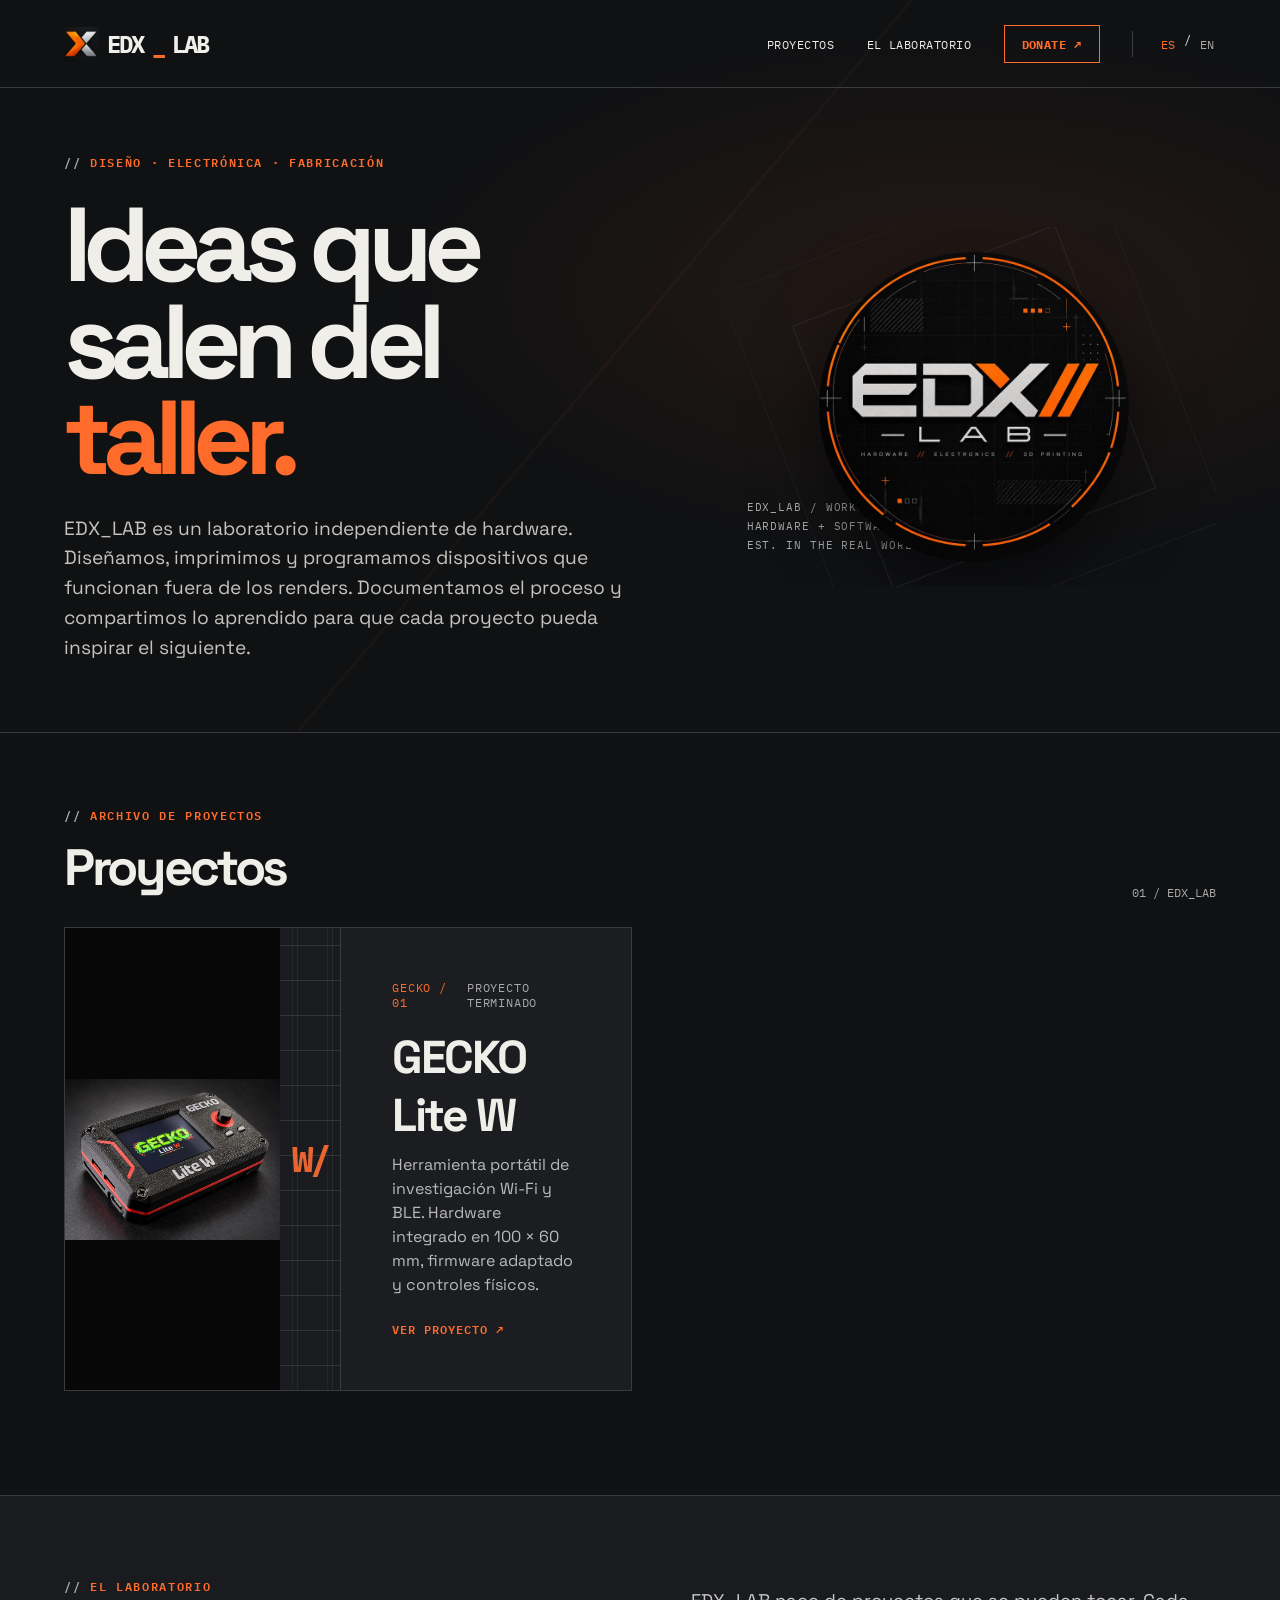
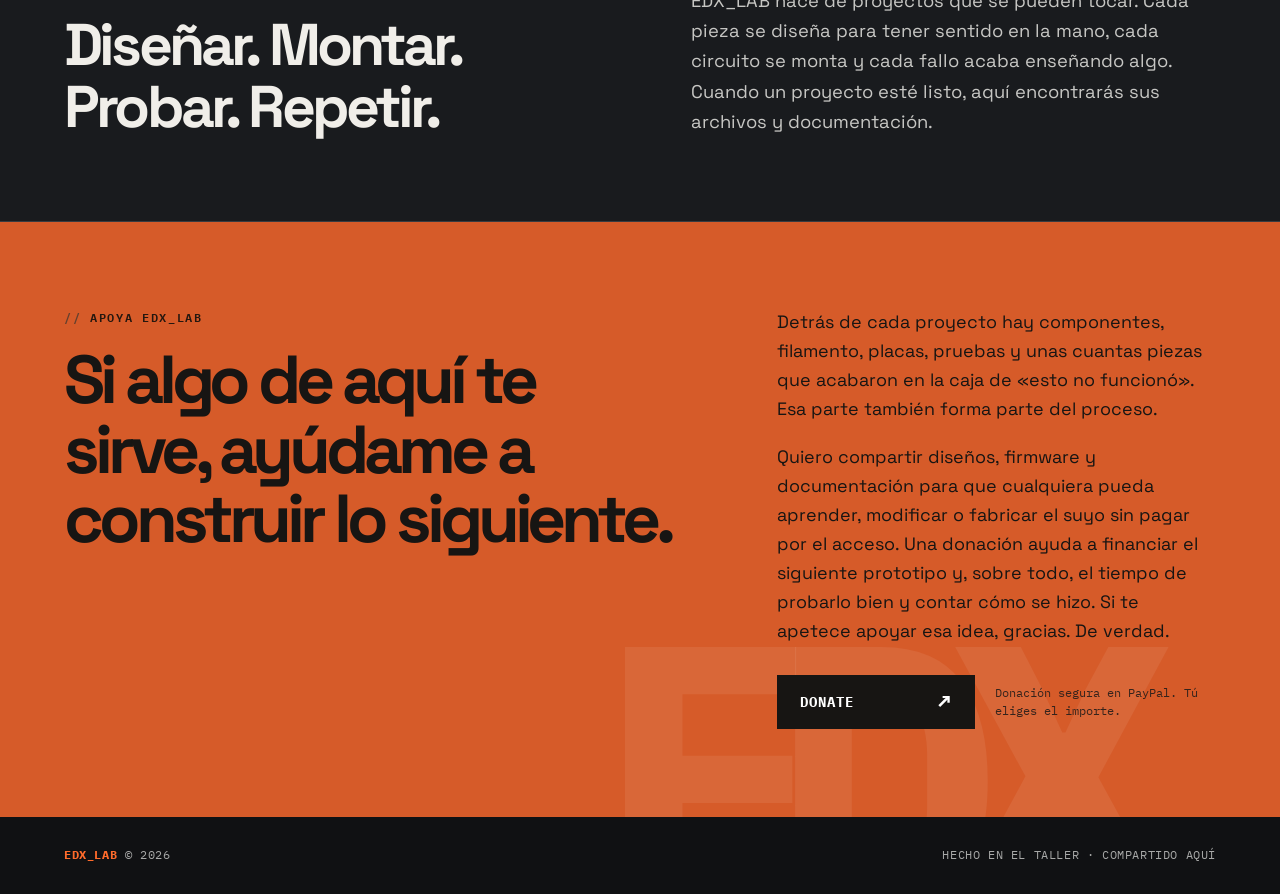
<file: index.html>
<!doctype html>
<html lang="es">
<head>
<meta charset="utf-8"><meta name="viewport" content="width=device-width, initial-scale=1">
<title>EDX_LAB — Hardware hecho para funcionar</title>
<meta name="description" content="Proyectos de electrónica, robótica e impresión 3D: diseño, pruebas y archivos de EDX_LAB.">
<link rel="icon" type="image/svg+xml" href="data:image/svg+xml,%3Csvg%20xmlns%3D%27http%3A%2F%2Fwww.w3.org%2F2000%2Fsvg%27%20viewBox%3D%270%200%2064%2064%27%3E%3Crect%20width%3D%2764%27%20height%3D%2764%27%20rx%3D%2712%27%20fill%3D%27%23101113%27%2F%3E%3Cpath%20d%3D%27M7%2012h15l19%2020-19%2020H7l18-20z%27%20fill%3D%27%23ff7900%27%2F%3E%3Cpath%20d%3D%27M57%2012H42L29%2027l10%2010zM57%2052H42L29%2037l10-10z%27%20fill%3D%27%23e4e5e5%27%2F%3E%3C%2Fsvg%3E">
<style>
@import url('https://fonts.googleapis.com/css2?family=IBM+Plex+Mono:wght@400;500;600;700&family=Space+Grotesk:wght@400;500;600;700&display=swap');
:root{color-scheme:dark;--bg:#101113;--panel:#1b1d20;--panel2:#24272b;--line:#383b40;--ink:#f0eee9;--muted:#a8a9a8;--orange:#ff6b2b}*{box-sizing:border-box}html{scroll-behavior:smooth}body{margin:0;background:var(--bg);color:var(--ink);font-family:'Space Grotesk',Arial,sans-serif}a{color:inherit;text-decoration:none}button{font:inherit}.wrap{max-width:1440px;margin:auto;padding:0 clamp(20px,5vw,80px)}.mono,nav,.eyebrow,.tag,.card-meta,.footer{font-family:'IBM Plex Mono',monospace}.top{position:relative;border-bottom:1px solid var(--line)}.top:before{content:'';position:absolute;inset:0;background:linear-gradient(130deg,transparent 48%,rgba(255,107,43,.055) 48.1%,transparent 48.3%),radial-gradient(ellipse at 75% 40%,rgba(255,107,43,.09),transparent 42%);pointer-events:none}.header{height:88px;display:flex;align-items:center;justify-content:space-between;border-bottom:1px solid var(--line);position:relative}.brand{font-family:'IBM Plex Mono',monospace;font-size:1.5rem;font-weight:700;letter-spacing:-.09em}.brand span{color:var(--orange)}nav{display:flex;align-items:center;gap:32px;font-size:.78rem;letter-spacing:.04em;text-transform:uppercase}nav a:hover,.lang button:hover{color:var(--orange)}.lang{display:flex;gap:7px;border-left:1px solid var(--line);padding-left:26px}.lang button{padding:5px 2px;border:0;background:none;color:var(--muted);cursor:pointer}.lang button.active{color:var(--orange)}.hero{min-height:530px;display:grid;grid-template-columns:minmax(0,1.1fr) minmax(300px,.9fr);align-items:center;gap:6vw;padding-top:64px;padding-bottom:70px;position:relative}.eyebrow{font-size:.74rem;color:var(--orange);text-transform:uppercase;letter-spacing:.14em;font-weight:600}.eyebrow:before{content:'// ';color:var(--muted)}h1{font-size:clamp(3.5rem,8.2vw,8.8rem);line-height:.92;letter-spacing:-.085em;margin:25px 0 27px;max-width:820px}h1 em{font-style:normal;color:var(--orange)}.hero p{font-size:clamp(1.05rem,1.5vw,1.28rem);line-height:1.55;color:#c4c3be;max-width:610px;margin:0}.hero-graphic{height:360px;display:flex;align-items:center;justify-content:center;position:relative;overflow:hidden}.hero-graphic:before,.hero-graphic:after{content:'';position:absolute;border:1px solid #414044;transform:rotate(-21deg)}.hero-graphic:before{width:280px;height:280px}.hero-graphic:after{width:390px;height:390px;border-color:#282a2d}.glyph{font-family:'IBM Plex Mono',monospace;font-weight:700;font-size:clamp(7rem,16vw,15rem);letter-spacing:-.16em;color:var(--orange);transform:translateX(-.08em);text-shadow:22px 22px 0 #2e2522;z-index:1}.graphic-note{position:absolute;left:3%;bottom:9%;font: .7rem 'IBM Plex Mono',monospace;line-height:1.7;color:var(--muted);letter-spacing:.08em}.section{padding:72px clamp(20px,5vw,80px) 104px}.section-title{display:flex;justify-content:space-between;align-items:end;margin-bottom:27px;gap:20px}.section-title h2{font-size:clamp(2rem,4vw,4rem);letter-spacing:-.065em;margin:10px 0 0}.section-title .count{font: .75rem 'IBM Plex Mono',monospace;color:var(--muted)}.grid{display:grid;grid-template-columns:repeat(2,minmax(0,1fr));gap:16px}.card{background:var(--panel);border:1px solid var(--line);min-height:385px;display:flex;flex-direction:column;transition:border-color .2s,transform .2s}.card:hover{border-color:#a55030;transform:translateY(-3px)}.card-art{height:200px;position:relative;overflow:hidden;background:radial-gradient(circle at 70% 50%,#34302d,#1a1b1e 62%);border-bottom:1px solid var(--line);display:flex;align-items:center;justify-content:center}.card-art:before{content:'';position:absolute;inset:0;background:linear-gradient(90deg,transparent 49.8%,#ffffff0b 50%,transparent 50.2%),linear-gradient(transparent 49.8%,#ffffff0b 50%,transparent 50.2%);background-size:35px 35px}.art-label{position:relative;color:#e66530;font:bold clamp(3.2rem,7vw,7rem)/1 'IBM Plex Mono',monospace;letter-spacing:-.1em;text-shadow:9px 9px 0 #2f2927}.card:nth-child(2) .card-art{background:radial-gradient(circle at 40% 60%,#303538,#191b1e 68%)}.card:nth-child(2) .art-label{color:#b7c4ca}.card:nth-child(3) .card-art{background:radial-gradient(circle at 65% 40%,#473023,#1a1b1e 67%)}.card:nth-child(4) .card-art{background:radial-gradient(circle at 65% 40%,#303536,#1a1b1e 67%)}.card:nth-child(4) .art-label{color:#c7c9bf}.art-id{position:absolute;left:22px;top:18px;font:.7rem 'IBM Plex Mono',monospace;color:#aaa;letter-spacing:.1em}.art-corner{position:absolute;right:22px;bottom:18px;font:.7rem 'IBM Plex Mono',monospace;color:#aaa}.card-body{padding:25px 27px 28px;display:flex;flex-direction:column;flex:1}.card-meta{display:flex;justify-content:space-between;gap:12px;color:var(--orange);font-size:.72rem;letter-spacing:.07em;text-transform:uppercase}.card-meta .status{color:var(--muted)}h3{font-size:clamp(1.45rem,2.3vw,2.1rem);letter-spacing:-.055em;margin:18px 0 9px}.card p{font-size:1rem;line-height:1.5;color:#b9bab9;margin:0}.about{background:#191b1e;border-top:1px solid var(--line);border-bottom:1px solid var(--line)}.about-inner{display:grid;grid-template-columns:1fr 1fr;gap:8vw;padding-top:80px;padding-bottom:84px}.about h2{font-size:clamp(2.3rem,4.6vw,4.6rem);line-height:1.05;letter-spacing:-.065em;margin:18px 0 0}.about p{font-size:1.15rem;line-height:1.65;color:#c7c7c4;margin:0;align-self:end}.footer{display:flex;justify-content:space-between;gap:20px;padding-top:30px;padding-bottom:32px;color:var(--muted);font-size:.75rem;text-transform:uppercase;letter-spacing:.05em}.footer strong{color:var(--orange)}@media(max-width:800px){.header{height:72px}nav{gap:16px}nav a{display:none}.lang{border-left:0;padding:0}.hero{grid-template-columns:1fr;gap:0;min-height:0;padding-top:74px;padding-bottom:40px}.hero-graphic{height:200px}.glyph{font-size:10rem}.graphic-note{left:0;bottom:3%}.grid{grid-template-columns:1fr}.card{min-height:0}.about-inner{grid-template-columns:1fr;gap:28px}.section{padding:65px 0 80px}}@media(max-width:420px){h1{font-size:3.5rem}.hero-graphic{height:170px}.glyph{font-size:8rem}.card-art{height:165px}.section-title .count{display:none}.footer{flex-direction:column}}
.support-nav{display:inline-flex;align-items:center;justify-content:center;border:1px solid var(--orange);color:var(--orange);padding:10px 17px;font-weight:700;transition:background .2s,color .2s}.support-nav:hover{background:var(--orange);color:#101113}.support{position:relative;overflow:hidden;background:#d65b29;color:#171513}.support:before{content:'EDX_';position:absolute;right:-.05em;bottom:-.38em;font:700 clamp(10rem,30vw,32rem)/1 'IBM Plex Mono',monospace;letter-spacing:-.14em;color:#ffffff12;pointer-events:none}.support-inner{position:relative;display:grid;grid-template-columns:minmax(0,1fr) minmax(260px,.72fr);gap:8vw;padding-top:85px;padding-bottom:88px}.support .eyebrow{color:#25170f}.support .eyebrow:before{color:#65402e}.support h2{max-width:700px;font-size:clamp(2.8rem,5.3vw,5.8rem);line-height:1.02;letter-spacing:-.075em;margin:18px 0 0}.support-copy{align-self:end}.support-copy p{font-size:1.12rem;line-height:1.62;margin:0 0 18px;max-width:520px}.support-action{margin-top:30px;display:flex;align-items:center;gap:20px;flex-wrap:wrap}.donate-button{display:inline-flex;justify-content:space-between;align-items:center;gap:34px;min-width:198px;padding:17px 22px;background:#171513;color:#fff;border:1px solid #171513;font:700 .88rem 'IBM Plex Mono',monospace;letter-spacing:.07em;cursor:pointer;transition:background .2s ease,transform .2s ease}.donate-button span{font-size:1.3rem;line-height:0}.donate-button:hover{background:#30251f;transform:translateY(-2px)}.donate-button:focus-visible{outline-color:#171513}.support-note{font:.78rem/1.4 'IBM Plex Mono',monospace;color:#35231c;max-width:220px}@media(max-width:800px){nav .support-nav{display:inline-flex}.support-inner{grid-template-columns:1fr;gap:33px;padding-top:68px;padding-bottom:75px}}@media(max-width:420px){.support-nav{padding:9px 11px;font-size:.7rem}.support h2{font-size:2.7rem}}
.card-link{display:block;margin-top:auto;padding-top:22px;color:var(--orange);font:600 .75rem "IBM Plex Mono",monospace;text-transform:uppercase;letter-spacing:.08em}.card:focus-visible,.support-nav:focus-visible{outline:2px solid var(--orange);outline-offset:4px}.card-art.has-photo{display:grid;grid-template-columns:minmax(0,1fr) 22%;background:#191b1e}.card-art.has-photo img{position:relative;width:100%;height:100%;object-fit:contain;background:#070707;z-index:1}.card-art.has-photo .art-label{font-size:clamp(1.3rem,2.8vw,2.7rem);letter-spacing:-.11em;text-shadow:none;justify-self:center;z-index:1}.card-art.has-photo .art-id,.card-art.has-photo .art-corner{display:none}.card-art.has-photo{height:250px}.card-art.has-photo:after{content:"";position:absolute;inset:0 0 0 78%;background:linear-gradient(90deg,transparent 49.7%,#ffffff10 50%,transparent 50.3%),linear-gradient(transparent 49.7%,#ffffff10 50%,transparent 50.3%);background-size:35px 35px;pointer-events:none}
.group-title{border-top:1px solid var(--line);margin:42px 0 17px;padding-top:17px;font:600 .8rem "IBM Plex Mono",monospace;text-transform:uppercase;letter-spacing:.12em;color:var(--orange)}.section-title+.group-title{margin-top:0}
.featured-card{display:grid;grid-template-columns:minmax(0,1.2fr) minmax(290px,.8fr);min-height:390px}.featured-card .card-art.has-photo{height:100%;min-height:390px;border-bottom:0;border-right:1px solid var(--line)}.featured-card .card-body{justify-content:center;padding:clamp(28px,4vw,60px)}.featured-card h3{font-size:clamp(2.1rem,3.6vw,4rem)}@media(max-width:800px){.featured-card{display:flex}.featured-card .card-art.has-photo{height:250px;min-height:0;border-right:0;border-bottom:1px solid var(--line)}}
.hero-logo{position:relative;z-index:1;display:block;width:min(80%,310px);height:auto;aspect-ratio:1;object-fit:cover;border-radius:50%;box-shadow:0 20px 70px #0008}.hero-graphic:before,.hero-graphic:after{opacity:.45}@media(max-width:800px){.hero-logo{width:min(66%,190px)}}@media(max-width:420px){.hero-logo{width:min(60%,155px)}}
</style>
<link rel="stylesheet" href="assets/edx-mark.css">
</head>
<body>
<div class="top"><header class="header wrap"><a class="brand" href="#top" aria-label="EDX LAB"><span class="brand-icon edx-mark" aria-hidden="true"></span>EDX<span>_</span>LAB</a><nav><a href="#projects" data-es="Proyectos" data-en="Projects">Proyectos</a><a href="#about" data-es="El laboratorio" data-en="The lab">El laboratorio</a><a class="support-nav" href="#support" data-es="DONATE ↗" data-en="DONATE ↗">DONATE ↗</a><div class="lang" aria-label="Language"><button class="active" type="button" data-lang="es" aria-pressed="true">ES</button><span>/</span><button type="button" data-lang="en" aria-pressed="false">EN</button></div></nav></header><main id="top"><section class="hero wrap"><div><div class="eyebrow" data-es="Diseño · electrónica · fabricación" data-en="Design · electronics · fabrication">Diseño · electrónica · fabricación</div><h1 data-es="Ideas que salen del <em>taller.</em>" data-en="Ideas built in the <em>workshop.</em>">Ideas que salen del <em>taller.</em></h1><p data-es="EDX_LAB es un laboratorio independiente de hardware. Diseñamos, imprimimos y programamos dispositivos que funcionan fuera de los renders. Documentamos el proceso y compartimos lo aprendido para que cada proyecto pueda inspirar el siguiente." data-en="EDX_LAB is an independent hardware lab. We design, print and program devices that work beyond the render. We document the process and share what we learn so each project can inspire the next.">EDX_LAB es un laboratorio independiente de hardware. Diseñamos, imprimimos y programamos dispositivos que funcionan fuera de los renders. Documentamos el proceso y compartimos lo aprendido para que cada proyecto pueda inspirar el siguiente.</p></div><div class="hero-graphic" aria-hidden="true"><div class="hero-logo"></div><div class="graphic-note">EDX_LAB / WORKSHOP<br>HARDWARE + SOFTWARE<br>EST. IN THE REAL WORLD</div></div></section></div>
<section class="section wrap" id="projects"><div class="section-title"><div><div class="eyebrow" data-es="Archivo de proyectos" data-en="Project archive">Archivo de proyectos</div><h2 data-es="Proyectos" data-en="Projects">Proyectos</h2></div><span class="count">01 / EDX_LAB</span></div><div class="grid"><a class="card featured-card" href="project.html?project=gecko-lite-w"><div class="card-art has-photo"><img src="assets/gecko-lite-w-cover.jpeg" alt="Portada de GECKO Lite W con el dispositivo negro y naranja" loading="lazy"><span class="art-id">02 / WIRELESS</span><span class="art-label">W/</span><span class="art-corner">ESP32-S3</span></div><div class="card-body"><div class="card-meta"><span>GECKO / 01</span><span class="status" data-es="Proyecto terminado" data-en="Completed project">Proyecto terminado</span></div><h3>GECKO Lite W</h3><p data-es="Herramienta portátil de investigación Wi-Fi y BLE. Hardware integrado en 100 × 60 mm, firmware adaptado y controles físicos." data-en="Portable Wi-Fi and BLE research tool. Integrated hardware in a 100 × 60 mm footprint, adapted firmware and physical controls.">Herramienta portátil de investigación Wi-Fi y BLE. Hardware integrado en 100 × 60 mm, firmware adaptado y controles físicos.</p><span class="card-link" data-es="Ver proyecto ↗" data-en="View project ↗">Ver proyecto ↗</span></div></a></div></section>
<section class="about" id="about"><div class="about-inner wrap"><div><div class="eyebrow" data-es="El laboratorio" data-en="The lab">El laboratorio</div><h2 data-es="Diseñar. Montar. Probar. Repetir." data-en="Design. Build. Test. Repeat.">Diseñar. Montar. Probar. Repetir.</h2></div><p data-es="EDX_LAB nace de proyectos que se pueden tocar. Cada pieza se diseña para tener sentido en la mano, cada circuito se monta y cada fallo acaba enseñando algo. Cuando un proyecto esté listo, aquí encontrarás sus archivos y documentación." data-en="EDX_LAB is built around projects you can hold. Every part is designed to make sense in the hand, every circuit gets assembled and every failure teaches something. Once a project is ready, its files and documentation will live here.">EDX_LAB nace de proyectos que se pueden tocar. Cada pieza se diseña para tener sentido en la mano, cada circuito se monta y cada fallo acaba enseñando algo. Cuando un proyecto esté listo, aquí encontrarás sus archivos y documentación.</p></div></section>
<section class="support" id="support"><div class="support-inner wrap"><div><div class="eyebrow" data-es="Apoya EDX_LAB" data-en="Support EDX_LAB">Apoya EDX_LAB</div><h2 data-es="Si algo de aquí te sirve, ayúdame a construir lo siguiente." data-en="If something here helps you, help me build what comes next.">Si algo de aquí te sirve, ayúdame a construir lo siguiente.</h2></div><div class="support-copy"><p data-es="Detrás de cada proyecto hay componentes, filamento, placas, pruebas y unas cuantas piezas que acabaron en la caja de «esto no funcionó». Esa parte también forma parte del proceso." data-en="Behind every project are components, filament, boards, tests and a few parts that ended up in the “that didn't work” box. That's part of the process too.">Detrás de cada proyecto hay componentes, filamento, placas, pruebas y unas cuantas piezas que acabaron en la caja de «esto no funcionó». Esa parte también forma parte del proceso.</p><p data-es="Quiero compartir diseños, firmware y documentación para que cualquiera pueda aprender, modificar o fabricar el suyo sin pagar por el acceso. Una donación ayuda a financiar el siguiente prototipo y, sobre todo, el tiempo de probarlo bien y contar cómo se hizo. Si te apetece apoyar esa idea, gracias. De verdad." data-en="I want to share designs, firmware and documentation so anyone can learn, modify or build their own without paying for access. A donation helps fund the next prototype and, above all, the time to test it properly and show how it was made. If you'd like to support that idea, thank you. Truly.">Quiero compartir diseños, firmware y documentación para que cualquiera pueda aprender, modificar o fabricar el suyo sin pagar por el acceso. Una donación ayuda a financiar el siguiente prototipo y, sobre todo, el tiempo de probarlo bien y contar cómo se hizo. Si te apetece apoyar esa idea, gracias. De verdad.</p><div class="support-action"><a class="donate-button" href="https://www.paypal.com/donate/?hosted_button_id=SE6689BNU22NG" target="_blank" rel="noopener noreferrer" aria-describedby="support-note">DONATE <span aria-hidden="true">↗</span></a><span class="support-note" id="support-note" data-es="Donación segura en PayPal. Tú eliges el importe." data-en="Secure donation on PayPal. You choose the amount.">Donación segura en PayPal. Tú eliges el importe.</span></div></div></div></section>
<footer class="footer wrap"><span><strong>EDX_LAB</strong> © 2026</span><span data-es="Hecho en el taller · Compartido aquí" data-en="Built in the workshop · Shared here">Hecho en el taller · Compartido aquí</span></footer>
<script>const buttons=document.querySelectorAll('[data-lang]');function setLang(lang){document.documentElement.lang=lang;document.querySelectorAll('[data-es][data-en]').forEach(el=>{el.innerHTML=el.dataset[lang]});buttons.forEach(button=>{let on=button.dataset.lang===lang;button.classList.toggle('active',on);button.setAttribute('aria-pressed',String(on))});try{localStorage.setItem('edx_lang',lang)}catch(e){}}buttons.forEach(button=>button.addEventListener('click',()=>setLang(button.dataset.lang)));try{if(localStorage.getItem('edx_lang')==='en')setLang('en')}catch(e){}</script>
</body></html>
</file>
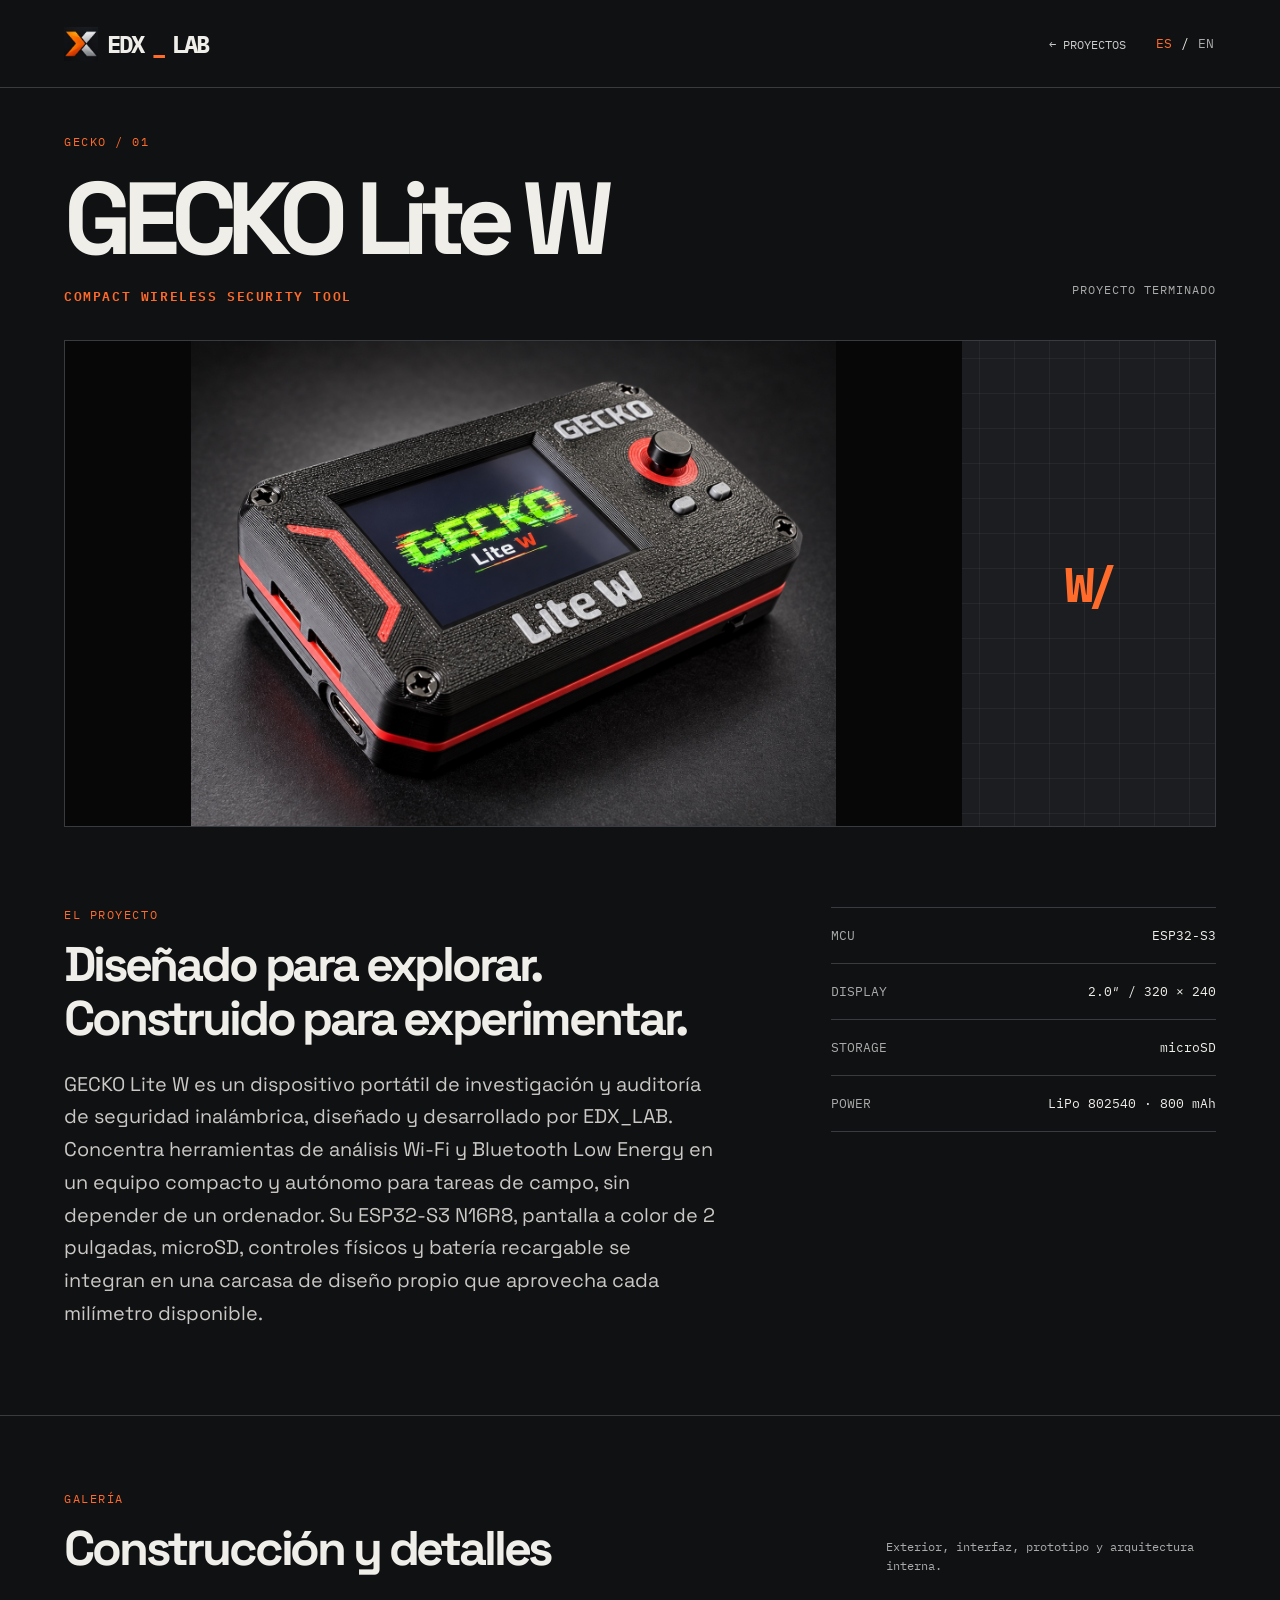
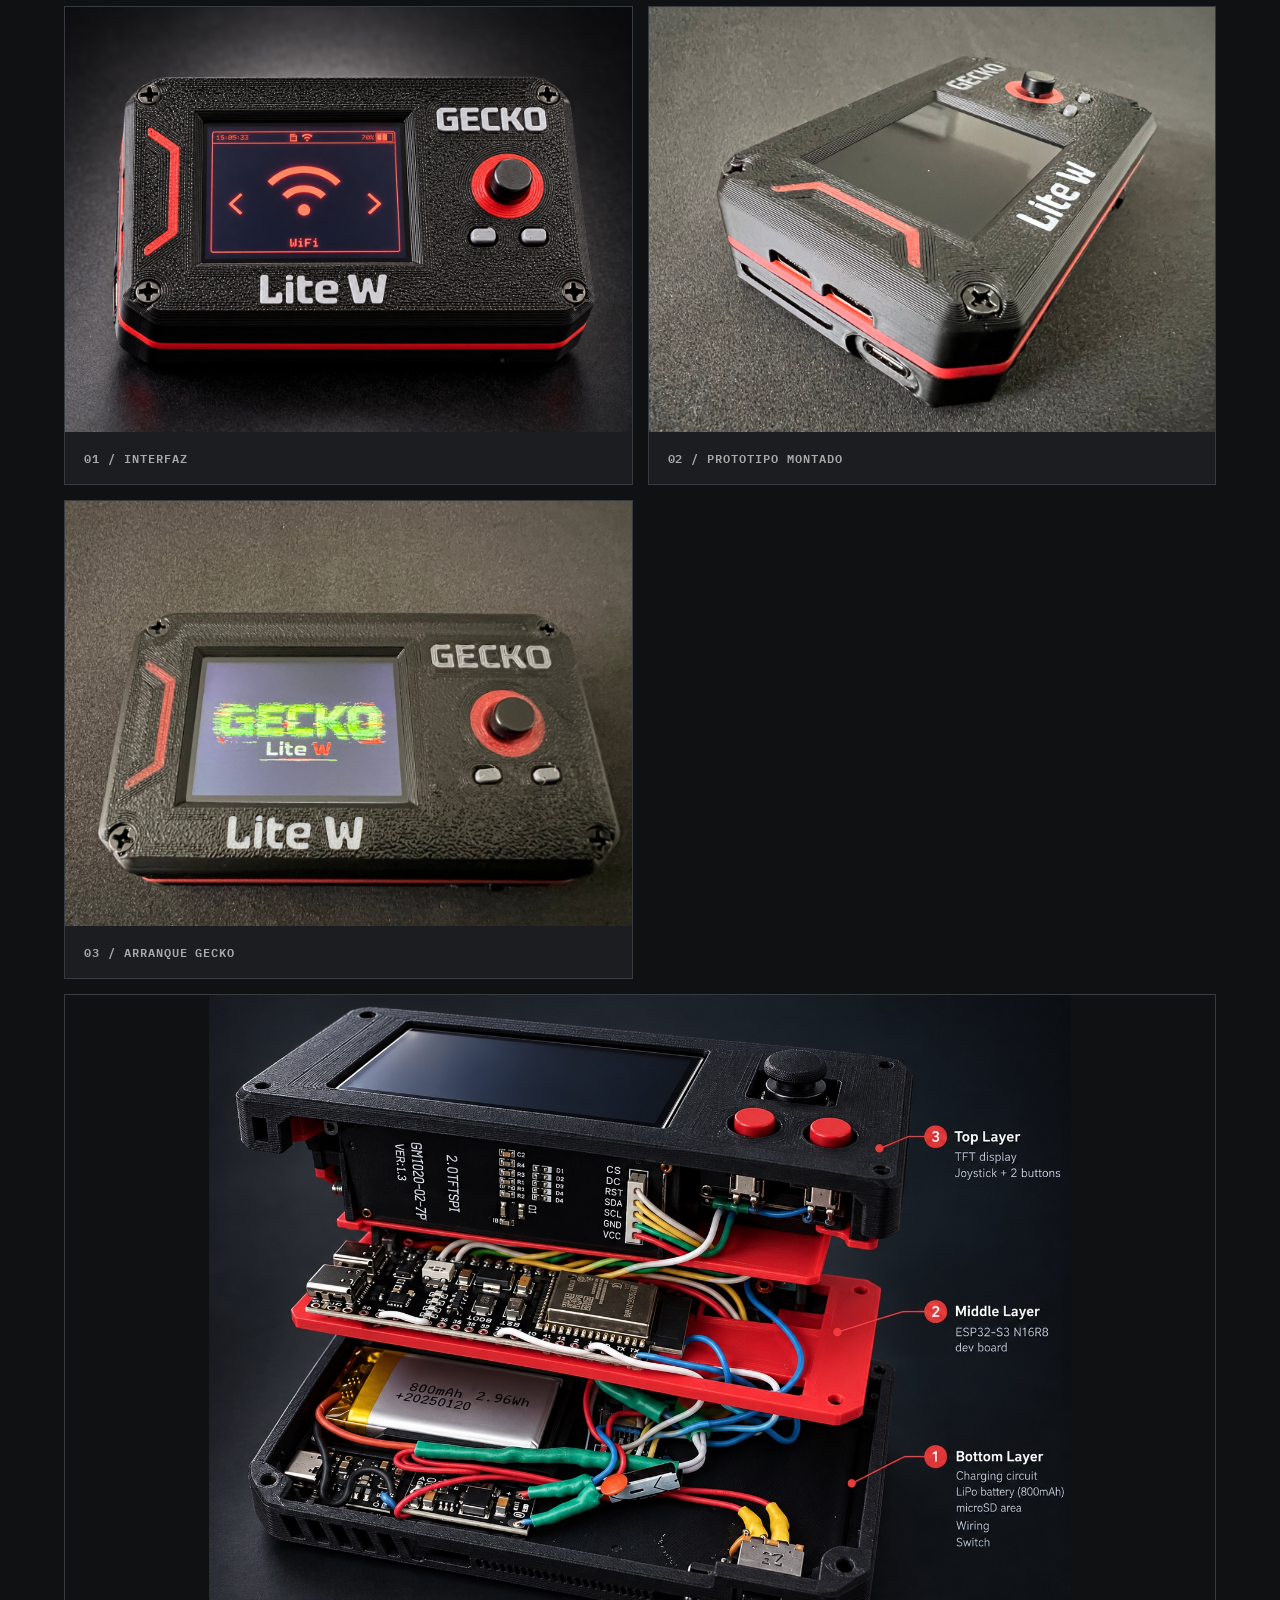
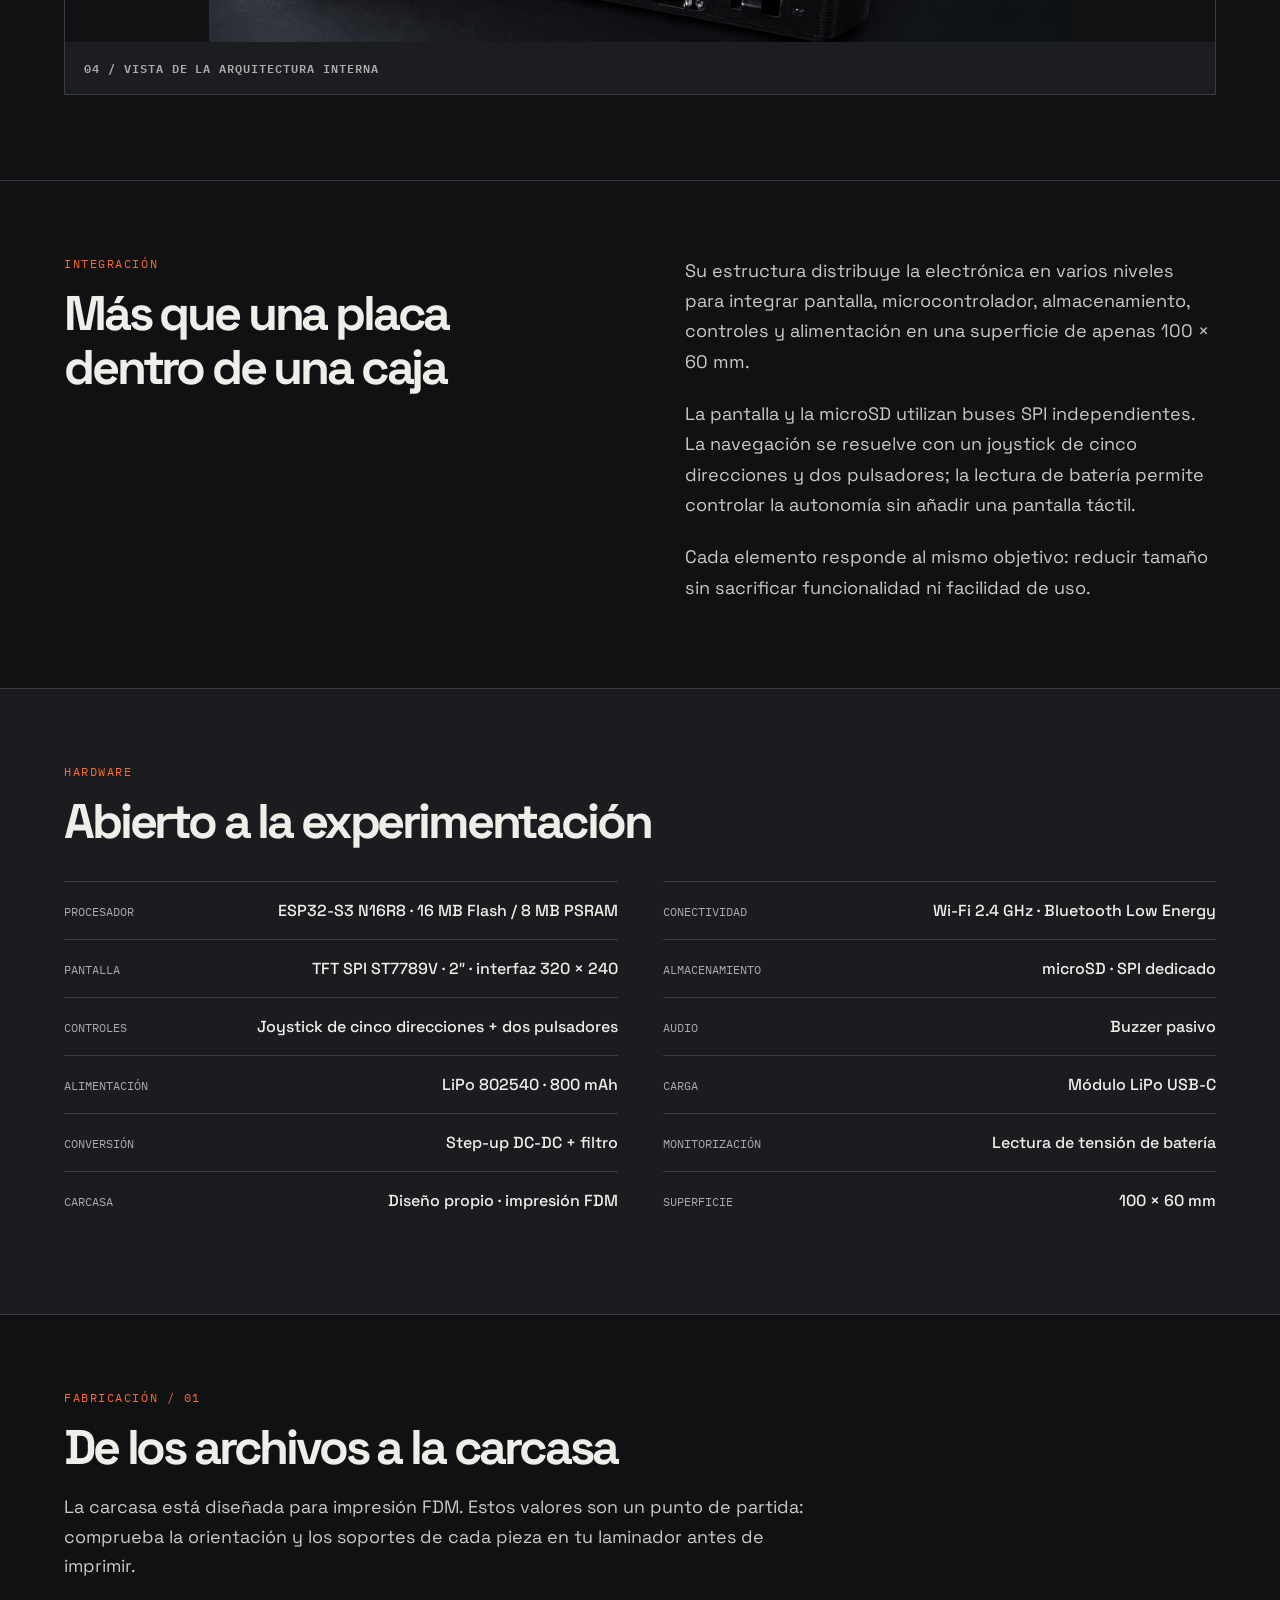
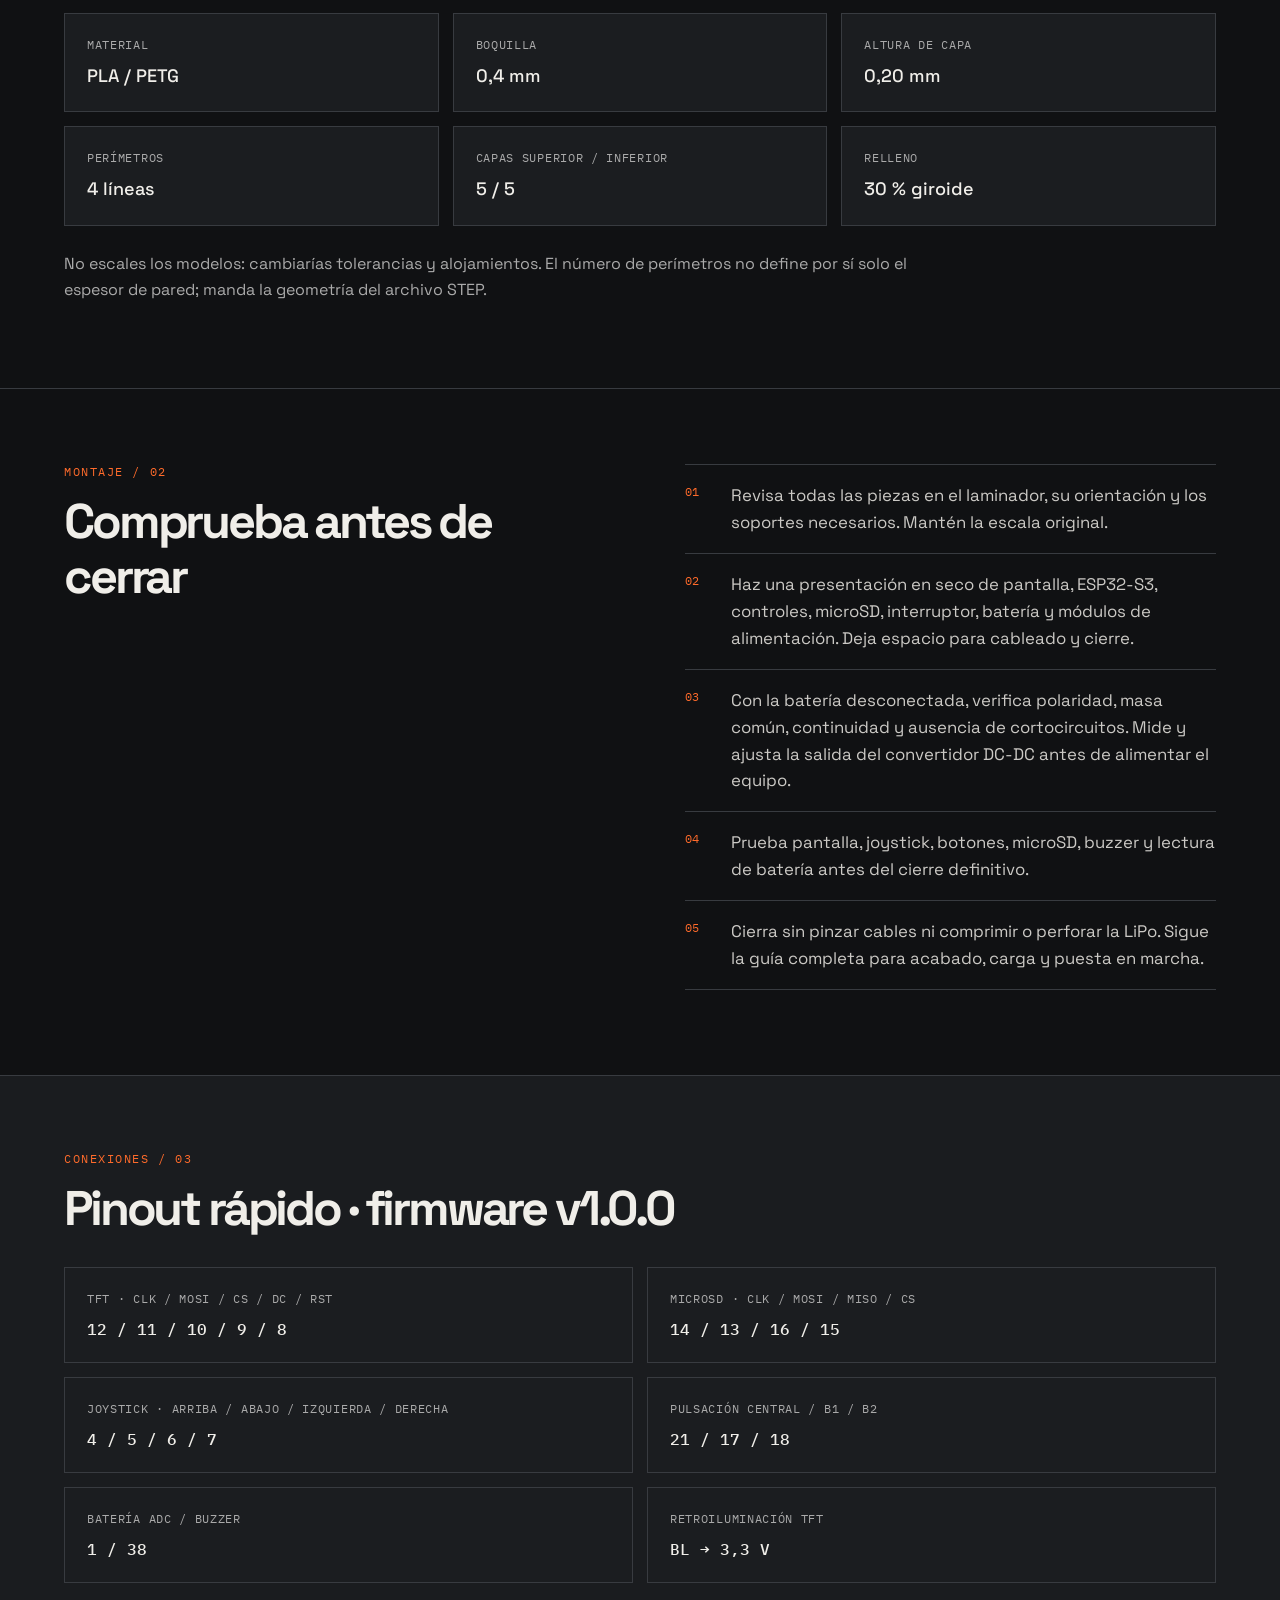
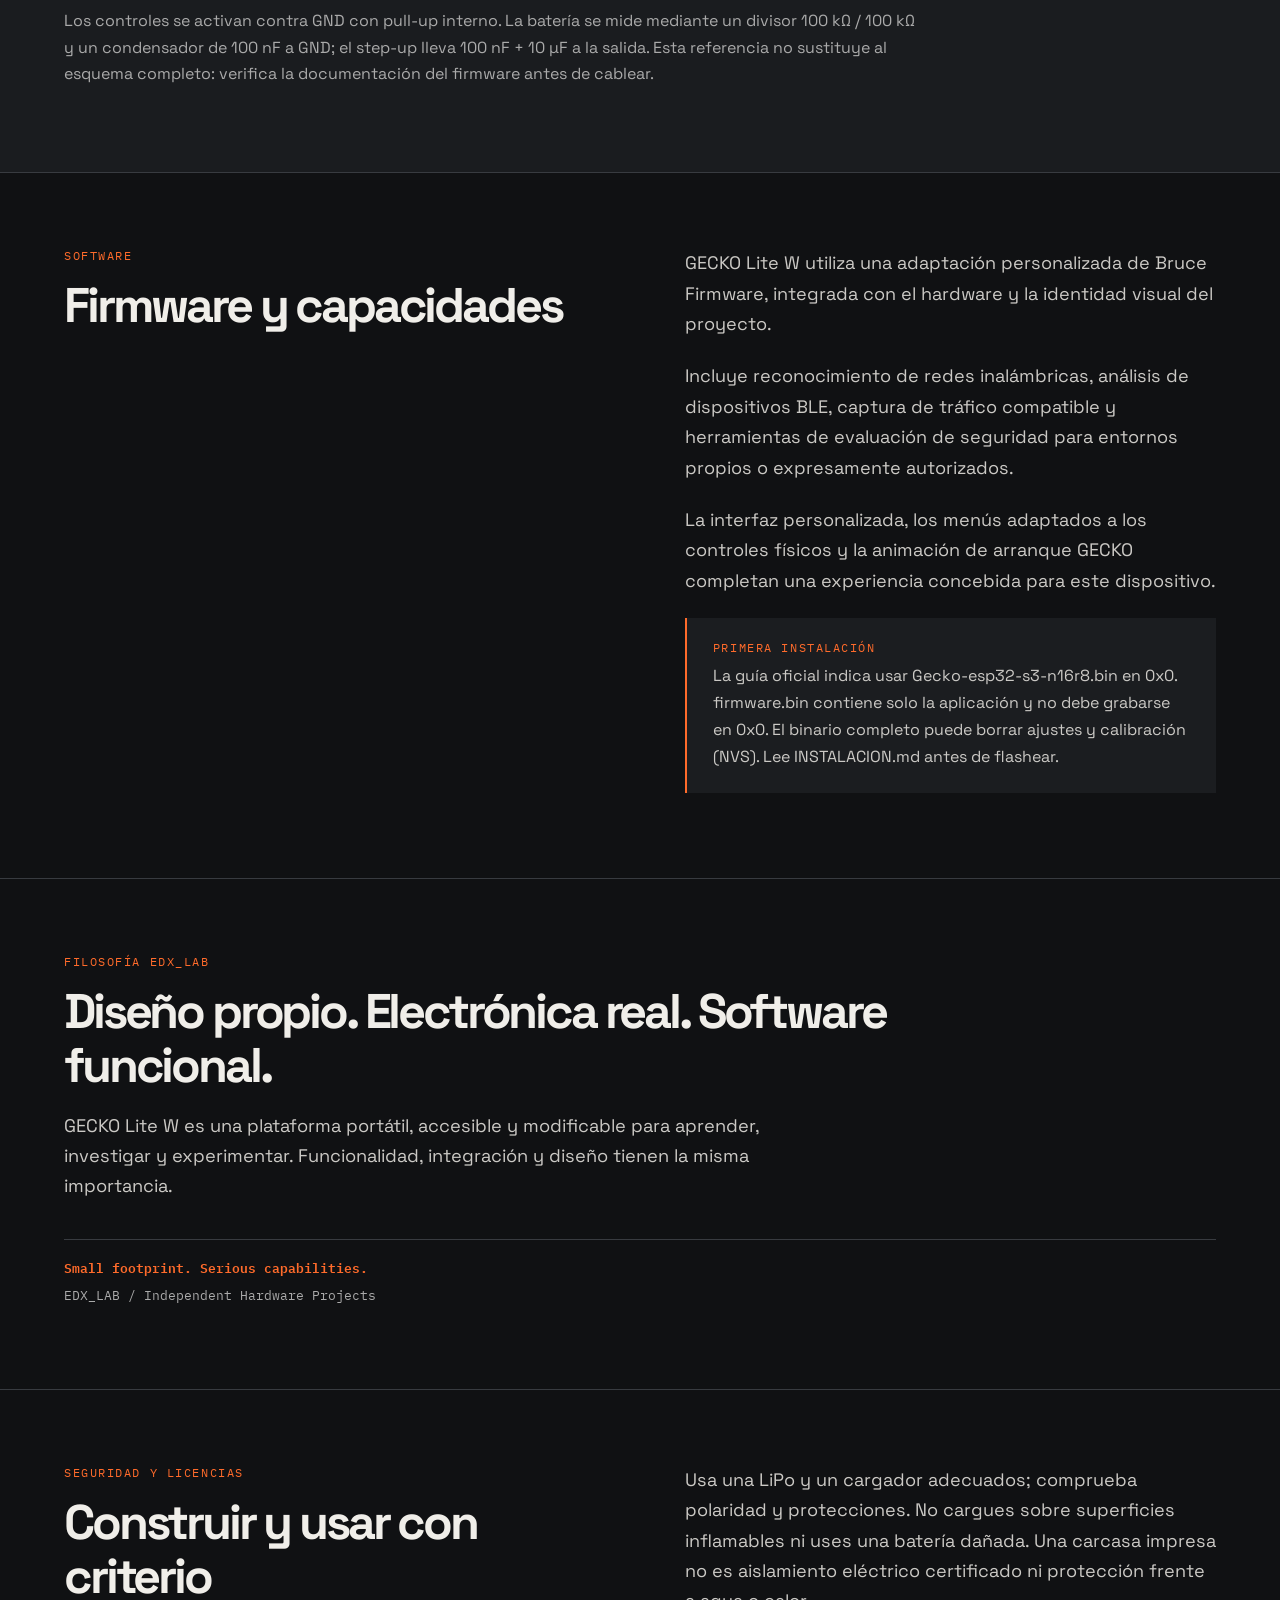
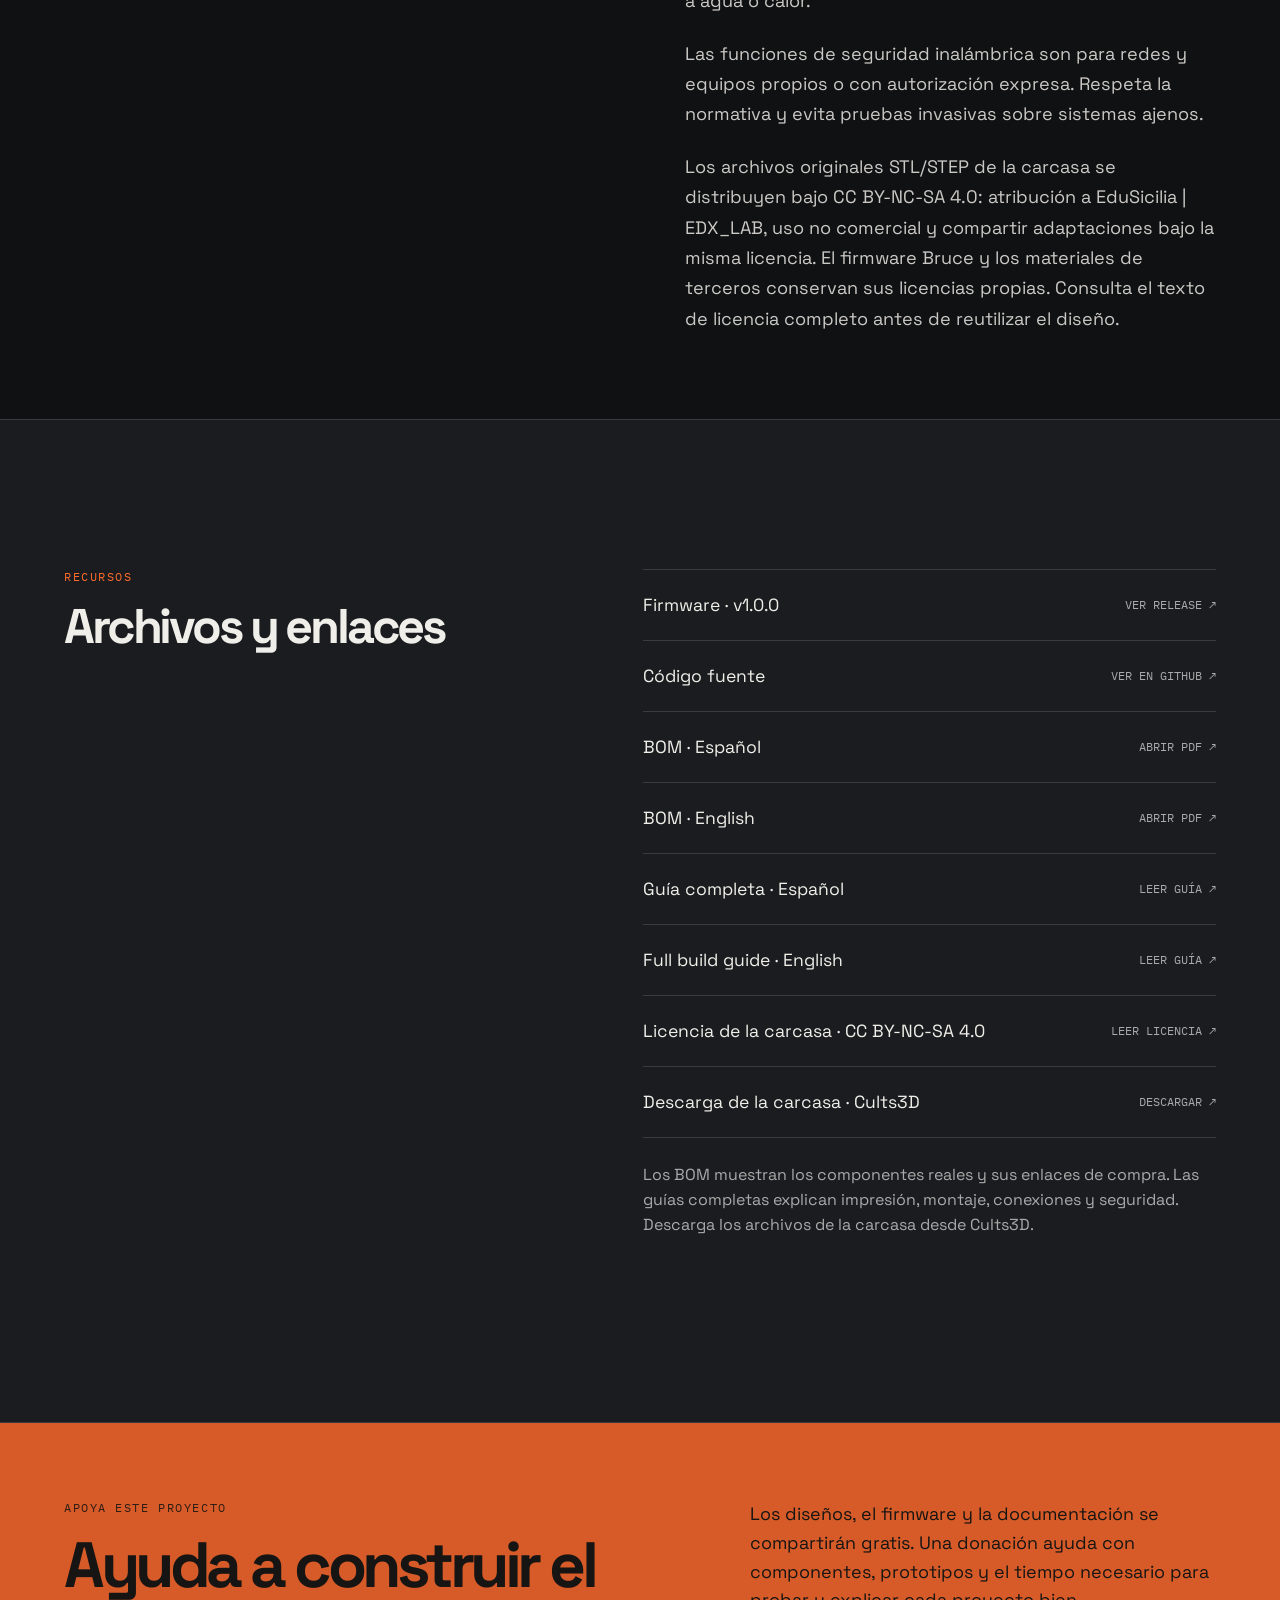
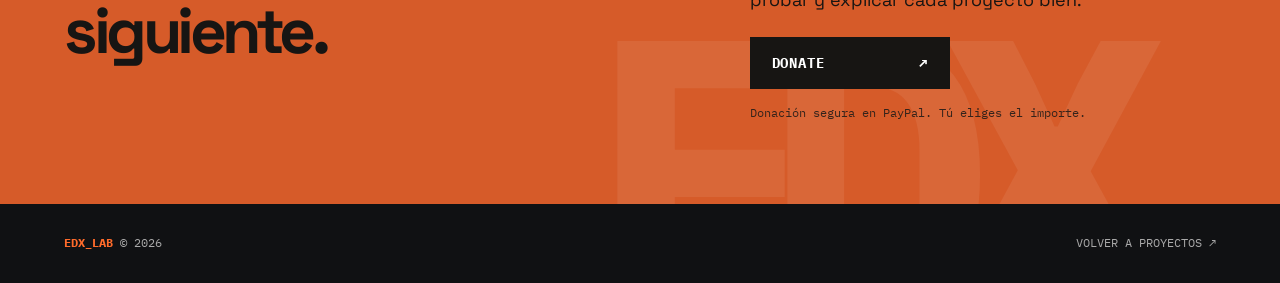
<file: project.html>
<!doctype html>
<html lang="es">
<head>
<meta charset="utf-8"><meta name="viewport" content="width=device-width, initial-scale=1">
<title>GECKO Lite W — EDX_LAB</title>
<meta name="description" content="GECKO Lite W: herramienta portátil de investigación inalámbrica. Diseño, hardware, firmware, fotografías y archivos de EDX_LAB.">
<link rel="icon" type="image/svg+xml" href="data:image/svg+xml,%3Csvg%20xmlns%3D%27http%3A%2F%2Fwww.w3.org%2F2000%2Fsvg%27%20viewBox%3D%270%200%2064%2064%27%3E%3Crect%20width%3D%2764%27%20height%3D%2764%27%20rx%3D%2712%27%20fill%3D%27%23101113%27%2F%3E%3Cpath%20d%3D%27M7%2012h15l19%2020-19%2020H7l18-20z%27%20fill%3D%27%23ff7900%27%2F%3E%3Cpath%20d%3D%27M57%2012H42L29%2027l10%2010zM57%2052H42L29%2037l10-10z%27%20fill%3D%27%23e4e5e5%27%2F%3E%3C%2Fsvg%3E">
<style>
@import url('https://fonts.googleapis.com/css2?family=IBM+Plex+Mono:wght@400;500;600;700&family=Space+Grotesk:wght@400;500;600;700&display=swap');
:root{color-scheme:dark;--bg:#101113;--panel:#1b1d20;--line:#383b40;--ink:#f0eee9;--muted:#aaa;--orange:#ff6b2b}*{box-sizing:border-box}html{scroll-behavior:smooth}body{margin:0;background:var(--bg);color:var(--ink);font-family:'Space Grotesk',Arial,sans-serif}a{color:inherit;text-decoration:none}button{font:inherit}.wrap{max-width:1440px;margin:auto;padding-left:clamp(20px,5vw,80px);padding-right:clamp(20px,5vw,80px)}.mono,.eyebrow,.meta,.lang,.button,.back,.stat,.note,.footer{font-family:'IBM Plex Mono',monospace}.header{height:88px;display:flex;align-items:center;justify-content:space-between;border-bottom:1px solid var(--line)}.brand{font:700 1.5rem 'IBM Plex Mono',monospace;letter-spacing:-.09em}.brand span{color:var(--orange)}.header-right{display:flex;align-items:center;gap:28px}.back{font-size:.78rem;text-transform:uppercase;color:#ccc}.back:hover{color:var(--orange)}.lang{display:flex;align-items:center;gap:7px;font-size:.8rem}.lang button{background:transparent;border:0;color:var(--muted);cursor:pointer;padding:6px 2px}.lang button.active{color:var(--orange)}.hero{padding-top:46px}.eyebrow{font-size:.75rem;text-transform:uppercase;letter-spacing:.13em;color:var(--orange)}.hero-head{display:flex;justify-content:space-between;align-items:end;gap:30px;margin:22px 0 33px}.hero h1{font-size:clamp(3.8rem,8vw,8.8rem);letter-spacing:-.09em;line-height:.94;margin:0}.status{color:var(--muted);font:.76rem 'IBM Plex Mono',monospace;text-transform:uppercase;letter-spacing:.08em;padding-bottom:10px;white-space:nowrap}.hero-art{height:clamp(300px,38vw,520px);position:relative;overflow:hidden;border:1px solid var(--line);background:radial-gradient(circle at 65% 45%,#39312d,#1b1d20 65%)}.hero-art:before,.photo-frame:before{content:'';position:absolute;inset:0;background:linear-gradient(90deg,transparent 49.7%,#ffffff0b 50%,transparent 50.3%),linear-gradient(transparent 49.7%,#ffffff0b 50%,transparent 50.3%);background-size:35px 35px;pointer-events:none}.hero-art .mark{position:absolute;inset:0;display:grid;place-items:center;font:700 clamp(5rem,15vw,13rem) 'IBM Plex Mono',monospace;letter-spacing:-.12em;color:var(--orange);text-shadow:15px 15px 0 #302925}.hero-art .corner{position:absolute;left:25px;top:22px;color:#b5b4b0;font:.77rem 'IBM Plex Mono',monospace;letter-spacing:.12em}.hero-art .corner.bottom{left:auto;top:auto;right:25px;bottom:22px}.hero-art img{position:absolute;inset:0;width:100%;height:100%;object-fit:cover;z-index:1}.hero-art.has-photo .mark{z-index:2;inset:auto 0 0 auto;width:22%;height:100%;font-size:clamp(2rem,4vw,5rem);text-shadow:none;background:#1b1d20cc;backdrop-filter:blur(5px)}.hero-art.has-photo .corner{display:none}.intro{display:grid;grid-template-columns:minmax(0,1.1fr) minmax(280px,.65fr);gap:9vw;padding-top:80px;padding-bottom:86px}.intro h2,.content h2{font-size:clamp(2rem,3.8vw,4rem);letter-spacing:-.065em;line-height:1.12;margin:15px 0 22px}.intro p{font-size:clamp(1.1rem,1.55vw,1.33rem);line-height:1.65;color:#cbc9c5;margin:0;max-width:760px}.stats{border-top:1px solid var(--line);align-self:start}.stat{display:flex;justify-content:space-between;gap:25px;padding:19px 0;border-bottom:1px solid var(--line);font-size:.82rem}.stat span:first-child{color:var(--muted)}.stat span:last-child{text-align:right;color:var(--ink)}.content{border-top:1px solid var(--line);padding-top:75px;padding-bottom:85px}.content-head{display:flex;justify-content:space-between;align-items:end;gap:25px;margin-bottom:30px}.content h2{margin-bottom:0}.note{color:var(--muted);font-size:.76rem;line-height:1.6;max-width:330px}.gallery{display:grid;grid-template-columns:1.35fr 1fr 1fr;gap:15px}.photo-frame{min-height:245px;background:#1b1d20;position:relative;border:1px solid var(--line);display:flex;align-items:end;padding:22px;overflow:hidden}.photo-frame span{position:relative;color:#8e8f8f;font:.73rem 'IBM Plex Mono',monospace;text-transform:uppercase;letter-spacing:.09em}.photo-frame img{position:absolute;inset:0;width:100%;height:100%;object-fit:cover}.files{background:#1a1c1f;border-top:1px solid var(--line);border-bottom:1px solid var(--line)}.files-inner{padding-top:74px;padding-bottom:84px;display:grid;grid-template-columns:1fr 1.2fr;gap:8vw}.files h2{margin-bottom:0}.file-list{border-top:1px solid var(--line)}.file-row{display:flex;justify-content:space-between;align-items:center;gap:20px;padding:24px 0;border-bottom:1px solid var(--line);font-size:1.1rem}.file-row small{font:.75rem 'IBM Plex Mono',monospace;text-transform:uppercase;color:var(--muted);white-space:nowrap}.file-link{transition:color .2s ease}.file-link:hover,.file-link:hover small{color:var(--orange)}.file-note{font-size:1rem;color:#aaa;line-height:1.55;margin-top:25px}.support{position:relative;overflow:hidden;background:#d65b29;color:#171513}.support:before{content:'EDX_';position:absolute;right:-.03em;bottom:-.4em;font:700 clamp(10rem,30vw,32rem)/1 'IBM Plex Mono',monospace;letter-spacing:-.14em;color:#ffffff12;pointer-events:none}.support-inner{position:relative;display:grid;grid-template-columns:1fr .8fr;gap:8vw;padding-top:77px;padding-bottom:82px}.support .eyebrow{color:#2d1d14}.support h2{font-size:clamp(2.7rem,5vw,5.4rem);line-height:1.03;letter-spacing:-.07em;margin:18px 0 0}.support-copy{align-self:end}.support-copy p{font-size:1.12rem;line-height:1.6;margin:0 0 22px}.donate-button{background:#171513;color:#fff;border:0;padding:17px 22px;min-width:200px;display:inline-flex;justify-content:space-between;gap:35px;font:700 .88rem 'IBM Plex Mono',monospace;letter-spacing:.07em;cursor:pointer;transition:background .2s ease,transform .2s ease}.donate-button:hover{background:#30251f;transform:translateY(-2px)}.donate-button:focus-visible{outline-color:#171513}.support-note{display:block;margin-top:14px;font:.78rem/1.5 'IBM Plex Mono',monospace;color:#34231b}.footer{display:flex;justify-content:space-between;gap:20px;padding-top:31px;padding-bottom:33px;color:var(--muted);font-size:.75rem;text-transform:uppercase}.footer strong{color:var(--orange)}a:focus-visible,button:focus-visible{outline:2px solid var(--orange);outline-offset:4px}@media(max-width:850px){.intro,.files-inner,.support-inner{grid-template-columns:1fr;gap:35px}.gallery{grid-template-columns:1fr 1fr}.gallery .photo-frame:first-child{grid-column:span 2;min-height:290px}.hero-head{align-items:start;flex-direction:column}.hero-art{height:350px}}@media(max-width:530px){.header{height:72px}.header-right{gap:12px}.back{font-size:.68rem}.hero h1{font-size:3.8rem}.hero-art{height:240px}.hero-art .mark{font-size:6rem}.intro{padding-top:57px;padding-bottom:63px}.content{padding-top:59px;padding-bottom:65px}.content-head{display:block}.gallery{grid-template-columns:1fr}.gallery .photo-frame:first-child{grid-column:auto;min-height:220px}.photo-frame{min-height:190px}.files-inner{padding-top:60px;padding-bottom:68px}.support-inner{padding-top:64px;padding-bottom:70px}.footer{flex-direction:column}}
.hero-art.has-photo img{inset:0 auto 0 0;width:78%;height:100%;object-fit:contain;background:#070707}.hero-art.has-photo .mark{background-color:#1b1d20;background-image:linear-gradient(90deg,transparent 49.7%,#ffffff0b 50%,transparent 50.3%),linear-gradient(transparent 49.7%,#ffffff0b 50%,transparent 50.3%);background-size:35px 35px;backdrop-filter:none;font-size:clamp(1.8rem,3.8vw,4rem)}
.hero-subtitle{font:600 .83rem "IBM Plex Mono",monospace;letter-spacing:.12em;text-transform:uppercase;color:var(--orange);margin:18px 0 0}.gallery{grid-template-columns:repeat(2,minmax(0,1fr))}.gallery-item{margin:0;background:#1b1d20;border:1px solid var(--line);min-width:0}.gallery-item img{display:block;width:100%;height:auto;aspect-ratio:4/3;object-fit:cover}.gallery-item figcaption{padding:16px 19px;color:var(--muted);font:600 .75rem "IBM Plex Mono",monospace;letter-spacing:.08em;text-transform:uppercase}.gallery-item-wide{grid-column:1/-1}.gallery-item-wide img{aspect-ratio:16/9;object-fit:contain;background:#101113}.story-grid{display:grid;grid-template-columns:1fr 1.05fr;gap:9vw}.story-copy p{font-size:1.13rem;line-height:1.68;color:#cbc9c5;margin:0 0 22px}.story-copy p:last-child{margin-bottom:0}.spec-section{background:#1a1c1f}.spec-grid{display:grid;grid-template-columns:1fr 1fr;gap:0 45px;margin-top:32px}.spec-grid div{display:flex;justify-content:space-between;align-items:baseline;gap:22px;border-top:1px solid var(--line);padding:18px 0}.spec-grid span{font:.75rem "IBM Plex Mono",monospace;text-transform:uppercase;color:var(--muted)}.spec-grid strong{text-align:right;font-weight:500;font-size:1rem}.manifesto h2{max-width:900px}.manifesto p{max-width:760px;color:#cbc9c5;font-size:1.14rem;line-height:1.65}.manifesto-sign{margin-top:38px;border-top:1px solid var(--line);padding-top:17px;font:600 .8rem "IBM Plex Mono",monospace;color:var(--orange)}.manifesto-sign span{display:block;color:var(--muted);margin-top:8px;font-weight:400}@media(max-width:850px){.story-grid{grid-template-columns:1fr;gap:25px}.spec-grid{grid-template-columns:1fr}}@media(max-width:530px){.gallery{grid-template-columns:1fr}.gallery-item-wide{grid-column:auto}.gallery-item-wide img{aspect-ratio:4/3}.spec-grid div{display:block}.spec-grid strong{display:block;text-align:left;margin-top:8px}.hero-subtitle{font-size:.7rem}}
</style>
<link rel="stylesheet" href="assets/edx-mark.css">
<style>
.section-lead{max-width:760px;color:#cbc9c5;font-size:1.12rem;line-height:1.65}
.build-grid,.pinout-grid{display:grid;grid-template-columns:repeat(3,1fr);gap:14px;margin-top:32px}
.build-grid div,.pinout-grid div{border:1px solid var(--line);background:#1b1d20;padding:22px;min-width:0}
.build-grid span,.pinout-grid span{display:block;font:.72rem/1.5 "IBM Plex Mono",monospace;text-transform:uppercase;letter-spacing:.06em;color:var(--muted)}
.build-grid strong,.pinout-grid strong{display:block;margin-top:10px;font-size:1.13rem;line-height:1.45;font-weight:500}
.build-caveat,.pinout-note{max-width:860px;margin:25px 0 0;color:#aaa;line-height:1.65}
.build-steps{list-style:none;counter-reset:build;display:grid;gap:0;margin:0;padding:0}
.build-steps li{counter-increment:build;position:relative;border-top:1px solid var(--line);padding:17px 0 17px 46px;color:#cbc9c5;line-height:1.6;font-size:1.05rem}
.build-steps li:before{content:counter(build,decimal-leading-zero);position:absolute;left:0;top:19px;color:var(--orange);font:.75rem "IBM Plex Mono",monospace}
.build-steps li:last-child{border-bottom:1px solid var(--line)}
.pinout-section{background:#1a1c1f}.pinout-grid{grid-template-columns:repeat(2,1fr)}.pinout-grid strong{font-family:"IBM Plex Mono",monospace;font-size:.98rem}
.firmware-box{border-left:2px solid var(--orange);background:#1b1d20;padding:22px 26px;margin-top:22px}.firmware-box p{margin:8px 0 0;font-size:1rem}
@media(max-width:850px){.build-grid{grid-template-columns:repeat(2,1fr)}}
@media(max-width:530px){.build-grid,.pinout-grid{grid-template-columns:1fr}.build-grid div,.pinout-grid div{padding:18px}}
</style>
</head>
<body>
<header class="header wrap"><a class="brand" href="index.html" aria-label="EDX LAB"><span class="brand-icon edx-mark" aria-hidden="true"></span>EDX<span>_</span>LAB</a><div class="header-right"><a class="back" href="index.html#projects" id="back">← Proyectos</a><div class="lang"><button type="button" class="active" data-lang="es" aria-pressed="true">ES</button><span>/</span><button type="button" data-lang="en" aria-pressed="false">EN</button></div></div></header>
<main>
<section class="hero wrap"><div class="eyebrow" id="serial"></div><div class="hero-head"><div><h1 id="name"></h1><p class="hero-subtitle">Compact Wireless Security Tool</p></div><span class="status" id="status"></span></div><div class="hero-art" id="cover"><span class="corner" id="category"></span><span class="mark" id="mark"></span><span class="corner bottom" id="chip"></span></div></section>
<section class="intro wrap"><div><div class="eyebrow" id="story-label"></div><h2 id="headline"></h2><p id="description"></p></div><div class="stats" id="stats"></div></section>
<section class="content wrap"><div class="content-head"><div><div class="eyebrow" id="gallery-label"></div><h2 id="gallery-title"></h2></div><div class="note" id="gallery-note"></div></div><div class="gallery" id="gallery">

<figure class="gallery-item"><img src="assets/lite-w-front.jpeg" width="1448" height="1086" loading="lazy" alt="Vista frontal de GECKO Lite W con la interfaz Wi-Fi"><figcaption data-es="01 / Interfaz" data-en="01 / Interface">01 / Interfaz</figcaption></figure>
<figure class="gallery-item"><img src="assets/lite-w-case.jpeg" width="1536" height="1152" loading="lazy" alt="Fotografía del dispositivo montado mostrando carcasa, puertos y controles"><figcaption data-es="02 / Prototipo montado" data-en="02 / Assembled prototype">02 / Prototipo montado</figcaption></figure>
<figure class="gallery-item"><img src="assets/lite-w-boot.jpeg" width="1536" height="1152" loading="lazy" alt="Pantalla de arranque GECKO Lite W en el dispositivo real"><figcaption data-es="03 / Arranque GECKO" data-en="03 / GECKO boot">03 / Arranque GECKO</figcaption></figure>
<figure class="gallery-item gallery-item-wide"><img src="assets/lite-w-exploded.jpeg" width="1448" height="1086" loading="lazy" alt="Vista explosionada de referencia de las tres capas internas"><figcaption data-es="04 / Vista de la arquitectura interna" data-en="04 / Internal architecture view">04 / Vista de la arquitectura interna</figcaption></figure>
</div></section>
<section class="story content"><div class="wrap story-grid"><div><div class="eyebrow" data-es="Integración" data-en="Integration">Integración</div><h2 data-es="Más que una placa dentro de una caja" data-en="More than a board in a box">Más que una placa dentro de una caja</h2></div><div class="story-copy"><p data-es="Su estructura distribuye la electrónica en varios niveles para integrar pantalla, microcontrolador, almacenamiento, controles y alimentación en una superficie de apenas 100 × 60 mm." data-en="Its layered structure integrates the display, microcontroller, storage, controls and power system within a footprint of just 100 × 60 mm.">Su estructura distribuye la electrónica en varios niveles para integrar pantalla, microcontrolador, almacenamiento, controles y alimentación en una superficie de apenas 100 × 60 mm.</p><p data-es="La pantalla y la microSD utilizan buses SPI independientes. La navegación se resuelve con un joystick de cinco direcciones y dos pulsadores; la lectura de batería permite controlar la autonomía sin añadir una pantalla táctil." data-en="The display and microSD use independent SPI buses. Navigation uses a five-way joystick and two buttons; battery voltage monitoring tracks autonomy without adding a touch screen.">La pantalla y la microSD utilizan buses SPI independientes. La navegación se resuelve con un joystick de cinco direcciones y dos pulsadores; la lectura de batería permite controlar la autonomía sin añadir una pantalla táctil.</p><p data-es="Cada elemento responde al mismo objetivo: reducir tamaño sin sacrificar funcionalidad ni facilidad de uso." data-en="Every part serves the same goal: reduce size without giving up capability or ease of use.">Cada elemento responde al mismo objetivo: reducir tamaño sin sacrificar funcionalidad ni facilidad de uso.</p></div></div></section>
<section class="spec-section content"><div class="wrap"><div class="eyebrow" data-es="Hardware" data-en="Hardware">Hardware</div><h2 data-es="Abierto a la experimentación" data-en="Built for experimentation">Abierto a la experimentación</h2><div class="spec-grid">
<div><span data-es="Procesador" data-en="Processor">Procesador</span><strong>ESP32-S3 N16R8 · 16 MB Flash / 8 MB PSRAM</strong></div>
<div><span data-es="Conectividad" data-en="Connectivity">Conectividad</span><strong>Wi-Fi 2.4 GHz · Bluetooth Low Energy</strong></div>
<div><span data-es="Pantalla" data-en="Display">Pantalla</span><strong data-es="TFT SPI ST7789V · 2″ · interfaz 320 × 240" data-en="2″ ST7789V SPI TFT · 320 × 240 UI">TFT SPI ST7789V · 2″ · interfaz 320 × 240</strong></div>
<div><span data-es="Almacenamiento" data-en="Storage">Almacenamiento</span><strong>microSD · SPI dedicado</strong></div>
<div><span data-es="Controles" data-en="Controls">Controles</span><strong data-es="Joystick de cinco direcciones + dos pulsadores" data-en="Five-way joystick + two buttons">Joystick de cinco direcciones + dos pulsadores</strong></div>
<div><span data-es="Audio" data-en="Audio">Audio</span><strong data-es="Buzzer pasivo" data-en="Passive buzzer">Buzzer pasivo</strong></div>
<div><span data-es="Alimentación" data-en="Power">Alimentación</span><strong data-es="LiPo 802540 · 800 mAh" data-en="LiPo 802540 · 800 mAh">LiPo 802540 · 800 mAh</strong></div>
<div><span data-es="Carga" data-en="Charging">Carga</span><strong data-es="Módulo LiPo USB-C" data-en="USB-C LiPo module">Módulo LiPo USB-C</strong></div>
<div><span data-es="Conversión" data-en="Power conversion">Conversión</span><strong data-es="Step-up DC-DC + filtro" data-en="DC-DC step-up + filtering">Step-up DC-DC + filtro</strong></div>
<div><span data-es="Monitorización" data-en="Monitoring">Monitorización</span><strong data-es="Lectura de tensión de batería" data-en="Battery voltage reading">Lectura de tensión de batería</strong></div>
<div><span data-es="Carcasa" data-en="Enclosure">Carcasa</span><strong data-es="Diseño propio · impresión FDM" data-en="Custom design · FDM printing">Diseño propio · impresión FDM</strong></div>
<div><span data-es="Superficie" data-en="Footprint">Superficie</span><strong>100 × 60 mm</strong></div>
</div></div></section>
<section class="build-section content"><div class="wrap">
  <div class="eyebrow" data-es="Fabricación / 01" data-en="Fabrication / 01">Fabricación / 01</div>
  <h2 data-es="De los archivos a la carcasa" data-en="From the files to the enclosure">De los archivos a la carcasa</h2>
  <p class="section-lead" data-es="La carcasa está diseñada para impresión FDM. Estos valores son un punto de partida: comprueba la orientación y los soportes de cada pieza en tu laminador antes de imprimir." data-en="The enclosure is designed for FDM printing. These settings are a starting point: check each part's orientation and supports in your slicer before printing.">La carcasa está diseñada para impresión FDM. Estos valores son un punto de partida: comprueba la orientación y los soportes de cada pieza en tu laminador antes de imprimir.</p>
  <div class="build-grid">
    <div><span data-es="Material" data-en="Material">Material</span><strong>PLA / PETG</strong></div>
    <div><span data-es="Boquilla" data-en="Nozzle">Boquilla</span><strong>0,4 mm</strong></div>
    <div><span data-es="Altura de capa" data-en="Layer height">Altura de capa</span><strong>0,20 mm</strong></div>
    <div><span data-es="Perímetros" data-en="Perimeters">Perímetros</span><strong data-es="4 líneas" data-en="4 lines">4 líneas</strong></div>
    <div><span data-es="Capas superior / inferior" data-en="Top / bottom layers">Capas superior / inferior</span><strong>5 / 5</strong></div>
    <div><span data-es="Relleno" data-en="Infill">Relleno</span><strong data-es="30 % giroide" data-en="30% gyroid">30 % giroide</strong></div>
  </div>
  <p class="build-caveat" data-es="No escales los modelos: cambiarías tolerancias y alojamientos. El número de perímetros no define por sí solo el espesor de pared; manda la geometría del archivo STEP." data-en="Do not rescale the models: it changes tolerances and module clearances. Perimeter count alone does not define wall thickness; the STEP geometry does.">No escales los modelos: cambiarías tolerancias y alojamientos. El número de perímetros no define por sí solo el espesor de pared; manda la geometría del archivo STEP.</p>
</div></section>
<section class="story content"><div class="wrap story-grid"><div>
  <div class="eyebrow" data-es="Montaje / 02" data-en="Assembly / 02">Montaje / 02</div>
  <h2 data-es="Comprueba antes de cerrar" data-en="Check before closing">Comprueba antes de cerrar</h2>
</div><div class="story-copy"><ol class="build-steps">
  <li data-es="Revisa todas las piezas en el laminador, su orientación y los soportes necesarios. Mantén la escala original." data-en="Check every part in your slicer, its orientation and any required supports. Keep the original scale.">Revisa todas las piezas en el laminador, su orientación y los soportes necesarios. Mantén la escala original.</li>
  <li data-es="Haz una presentación en seco de pantalla, ESP32-S3, controles, microSD, interruptor, batería y módulos de alimentación. Deja espacio para cableado y cierre." data-en="Dry-fit the display, ESP32-S3, controls, microSD, switch, battery and power modules. Leave room for wiring and closure.">Haz una presentación en seco de pantalla, ESP32-S3, controles, microSD, interruptor, batería y módulos de alimentación. Deja espacio para cableado y cierre.</li>
  <li data-es="Con la batería desconectada, verifica polaridad, masa común, continuidad y ausencia de cortocircuitos. Mide y ajusta la salida del convertidor DC-DC antes de alimentar el equipo." data-en="With the battery disconnected, check polarity, common ground, continuity and shorts. Measure and set the DC-DC converter output before powering the device.">Con la batería desconectada, verifica polaridad, masa común, continuidad y ausencia de cortocircuitos. Mide y ajusta la salida del convertidor DC-DC antes de alimentar el equipo.</li>
  <li data-es="Prueba pantalla, joystick, botones, microSD, buzzer y lectura de batería antes del cierre definitivo." data-en="Test the display, joystick, buttons, microSD, buzzer and battery reading before final assembly.">Prueba pantalla, joystick, botones, microSD, buzzer y lectura de batería antes del cierre definitivo.</li>
  <li data-es="Cierra sin pinzar cables ni comprimir o perforar la LiPo. Sigue la guía completa para acabado, carga y puesta en marcha." data-en="Close the case without pinching wires or compressing or piercing the LiPo. Follow the full guide for finishing, charging and first power-on.">Cierra sin pinzar cables ni comprimir o perforar la LiPo. Sigue la guía completa para acabado, carga y puesta en marcha.</li>
</ol></div></div></section>
<section class="pinout-section content"><div class="wrap">
  <div class="eyebrow" data-es="Conexiones / 03" data-en="Connections / 03">Conexiones / 03</div>
  <h2 data-es="Pinout rápido · firmware v1.0.0" data-en="Quick GPIO reference · firmware v1.0.0">Pinout rápido · firmware v1.0.0</h2>
  <div class="pinout-grid">
    <div><span>TFT · CLK / MOSI / CS / DC / RST</span><strong>12 / 11 / 10 / 9 / 8</strong></div>
    <div><span>microSD · CLK / MOSI / MISO / CS</span><strong>14 / 13 / 16 / 15</strong></div>
    <div><span data-es="Joystick · arriba / abajo / izquierda / derecha" data-en="Joystick · up / down / left / right">Joystick · arriba / abajo / izquierda / derecha</span><strong>4 / 5 / 6 / 7</strong></div>
    <div><span data-es="Pulsación central / B1 / B2" data-en="Center press / B1 / B2">Pulsación central / B1 / B2</span><strong>21 / 17 / 18</strong></div>
    <div><span data-es="Batería ADC / buzzer" data-en="Battery ADC / buzzer">Batería ADC / buzzer</span><strong>1 / 38</strong></div>
    <div><span data-es="Retroiluminación TFT" data-en="TFT backlight">Retroiluminación TFT</span><strong>BL → 3,3 V</strong></div>
  </div>
  <p class="pinout-note" data-es="Los controles se activan contra GND con pull-up interno. La batería se mide mediante un divisor 100 kΩ / 100 kΩ y un condensador de 100 nF a GND; el step-up lleva 100 nF + 10 µF a la salida. Esta referencia no sustituye al esquema completo: verifica la documentación del firmware antes de cablear." data-en="Controls are active-low with internal pull-ups. Battery sensing uses a 100 kΩ / 100 kΩ divider with 100 nF to GND; the step-up output uses 100 nF + 10 µF. This quick reference is not a full wiring schematic: check the firmware documentation before wiring.">Los controles se activan contra GND con pull-up interno. La batería se mide mediante un divisor 100 kΩ / 100 kΩ y un condensador de 100 nF a GND; el step-up lleva 100 nF + 10 µF a la salida. Esta referencia no sustituye al esquema completo: verifica la documentación del firmware antes de cablear.</p>
</div></section>
<section class="story content"><div class="wrap story-grid"><div><div class="eyebrow" data-es="Software" data-en="Software">Software</div><h2 data-es="Firmware y capacidades" data-en="Firmware and capabilities">Firmware y capacidades</h2></div><div class="story-copy"><p data-es="GECKO Lite W utiliza una adaptación personalizada de Bruce Firmware, integrada con el hardware y la identidad visual del proyecto." data-en="GECKO Lite W runs a custom adaptation of Bruce Firmware, integrated with the device's hardware and visual identity.">GECKO Lite W utiliza una adaptación personalizada de Bruce Firmware, integrada con el hardware y la identidad visual del proyecto.</p><p data-es="Incluye reconocimiento de redes inalámbricas, análisis de dispositivos BLE, captura de tráfico compatible y herramientas de evaluación de seguridad para entornos propios o expresamente autorizados." data-en="It includes wireless network discovery, BLE device analysis, compatible traffic capture and security assessment tools for owned or expressly authorized environments.">Incluye reconocimiento de redes inalámbricas, análisis de dispositivos BLE, captura de tráfico compatible y herramientas de evaluación de seguridad para entornos propios o expresamente autorizados.</p><p data-es="La interfaz personalizada, los menús adaptados a los controles físicos y la animación de arranque GECKO completan una experiencia concebida para este dispositivo." data-en="A custom interface, menus adapted to physical controls and the GECKO boot animation complete an experience designed for this device.">La interfaz personalizada, los menús adaptados a los controles físicos y la animación de arranque GECKO completan una experiencia concebida para este dispositivo.</p>
<div class="firmware-box"><div class="eyebrow" data-es="Primera instalación" data-en="First installation">Primera instalación</div><p data-es="La guía oficial indica usar Gecko-esp32-s3-n16r8.bin en 0x0. firmware.bin contiene solo la aplicación y no debe grabarse en 0x0. El binario completo puede borrar ajustes y calibración (NVS). Lee INSTALACION.md antes de flashear." data-en="The official guide specifies Gecko-esp32-s3-n16r8.bin at 0x0. firmware.bin contains the application only and must not be flashed at 0x0. The complete image may erase settings and calibration (NVS). Read INSTALACION.md before flashing.">La guía oficial indica usar Gecko-esp32-s3-n16r8.bin en 0x0. firmware.bin contiene solo la aplicación y no debe grabarse en 0x0. El binario completo puede borrar ajustes y calibración (NVS). Lee INSTALACION.md antes de flashear.</p></div>
</div></div></section>
<section class="manifesto content"><div class="wrap"><div class="eyebrow" data-es="Filosofía EDX_LAB" data-en="EDX_LAB philosophy">Filosofía EDX_LAB</div><h2 data-es="Diseño propio. Electrónica real. Software funcional." data-en="Original design. Real electronics. Working software.">Diseño propio. Electrónica real. Software funcional.</h2><p data-es="GECKO Lite W es una plataforma portátil, accesible y modificable para aprender, investigar y experimentar. Funcionalidad, integración y diseño tienen la misma importancia." data-en="GECKO Lite W is a portable, accessible and modifiable platform for learning, research and experimentation. Capability, integration and design matter equally.">GECKO Lite W es una plataforma portátil, accesible y modificable para aprender, investigar y experimentar. Funcionalidad, integración y diseño tienen la misma importancia.</p><div class="manifesto-sign">Small footprint. Serious capabilities. <span>EDX_LAB / Independent Hardware Projects</span></div></div></section>
<section class="story content"><div class="wrap story-grid"><div><div class="eyebrow" data-es="Seguridad y licencias" data-en="Safety and licensing">Seguridad y licencias</div><h2 data-es="Construir y usar con criterio" data-en="Build and use responsibly">Construir y usar con criterio</h2></div><div class="story-copy">
  <p data-es="Usa una LiPo y un cargador adecuados; comprueba polaridad y protecciones. No cargues sobre superficies inflamables ni uses una batería dañada. Una carcasa impresa no es aislamiento eléctrico certificado ni protección frente a agua o calor." data-en="Use a suitable LiPo and charger; check polarity and protection circuits. Do not charge on flammable surfaces or use a damaged battery. A printed enclosure is not certified electrical insulation or protection against water or heat.">Usa una LiPo y un cargador adecuados; comprueba polaridad y protecciones. No cargues sobre superficies inflamables ni uses una batería dañada. Una carcasa impresa no es aislamiento eléctrico certificado ni protección frente a agua o calor.</p>
  <p data-es="Las funciones de seguridad inalámbrica son para redes y equipos propios o con autorización expresa. Respeta la normativa y evita pruebas invasivas sobre sistemas ajenos." data-en="Wireless security features are for your own networks and devices or systems you are explicitly authorized to test. Follow applicable rules and avoid intrusive tests on third-party systems.">Las funciones de seguridad inalámbrica son para redes y equipos propios o con autorización expresa. Respeta la normativa y evita pruebas invasivas sobre sistemas ajenos.</p>
  <p data-es="Los archivos originales STL/STEP de la carcasa se distribuyen bajo CC BY-NC-SA 4.0: atribución a EduSicilia | EDX_LAB, uso no comercial y compartir adaptaciones bajo la misma licencia. El firmware Bruce y los materiales de terceros conservan sus licencias propias. Consulta el texto de licencia completo antes de reutilizar el diseño." data-en="The original enclosure STL/STEP files are distributed under CC BY-NC-SA 4.0: credit EduSicilia | EDX_LAB, use them noncommercially, and share adaptations under the same license. Bruce firmware and third-party material retain their own licenses. Read the full license notice before reusing the design.">Los archivos originales STL/STEP de la carcasa se distribuyen bajo CC BY-NC-SA 4.0: atribución a EduSicilia | EDX_LAB, uso no comercial y compartir adaptaciones bajo la misma licencia. El firmware Bruce y los materiales de terceros conservan sus licencias propias. Consulta el texto de licencia completo antes de reutilizar el diseño.</p>
</div></div></section>
<section class="files content"><div class="files-inner wrap"><div><div class="eyebrow" id="files-label"></div><h2 id="files-title"></h2></div><div><div class="file-list" id="file-list"></div><p class="file-note" id="files-note"></p></div></div></section>
<section class="support"><div class="support-inner wrap"><div><div class="eyebrow" id="support-label"></div><h2 id="support-title"></h2></div><div class="support-copy"><p id="support-copy"></p><a class="donate-button" href="https://www.paypal.com/donate/?hosted_button_id=SE6689BNU22NG" target="_blank" rel="noopener noreferrer" aria-describedby="support-note">DONATE <span aria-hidden="true">↗</span></a><span class="support-note" id="support-note"></span></div></div></section>
</main><footer class="footer wrap"><span><strong>EDX_LAB</strong> © 2026</span><a href="index.html#projects" id="footer-back"></a></footer>
<script>
const projects={
'gecko-lite-w':{name:'GECKO Lite W',serial:'GECKO / 01',mark:'W/',category:'01 / WIRELESS',chip:'ESP32-S3',status:{es:'Proyecto terminado',en:'Completed project'},headline:{es:'Diseñado para explorar. Construido para experimentar.',en:'Designed to explore. Built to experiment.'},description:{es:'GECKO Lite W es un dispositivo portátil de investigación y auditoría de seguridad inalámbrica, diseñado y desarrollado por EDX_LAB. Concentra herramientas de análisis Wi-Fi y Bluetooth Low Energy en un equipo compacto y autónomo para tareas de campo, sin depender de un ordenador. Su ESP32-S3 N16R8, pantalla a color de 2 pulgadas, microSD, controles físicos y batería recargable se integran en una carcasa de diseño propio que aprovecha cada milímetro disponible.',en:'GECKO Lite W is a portable wireless security research and auditing device designed and developed by EDX_LAB. It brings Wi-Fi and Bluetooth Low Energy analysis tools into a compact, self-contained device for field work without relying on a computer. Its ESP32-S3 N16R8, 2-inch color display, microSD, physical controls and rechargeable battery fit into a custom enclosure designed around every available millimeter.'},stats:[['MCU','ESP32-S3'],['DISPLAY','2.0″ / 320 × 240'],['STORAGE','microSD'],['POWER','LiPo 802540 · 800 mAh']]}
};
const slug=new URLSearchParams(location.search).get('project');if(slug&&slug!=='gecko-lite-w')location.replace('index.html#projects');const project=projects['gecko-lite-w'];if(!slug||slug==='gecko-lite-w'){const cover=document.getElementById('cover');cover.classList.add('has-photo');const image=document.createElement('img');image.src='assets/gecko-lite-w-cover.jpeg';image.alt='Portada de GECKO Lite W con el dispositivo negro y naranja';cover.prepend(image)}
const labels={es:{back:'← Proyectos',story:'El proyecto',gallery:'Construcción y detalles',galleryLabel:'Galería',galleryNote:'Exterior, interfaz, prototipo y arquitectura interna.',filesLabel:'Recursos',files:'Archivos y enlaces',filesNote:'Los BOM muestran los componentes reales y sus enlaces de compra. Las guías completas explican impresión, montaje, conexiones y seguridad. Descarga los archivos de la carcasa desde Cults3D.',pending:'En preparación',supportLabel:'Apoya este proyecto',supportTitle:'Ayuda a construir el siguiente.',supportCopy:'Los diseños, el firmware y la documentación se compartirán gratis. Una donación ayuda con componentes, prototipos y el tiempo necesario para probar y explicar cada proyecto bien.',supportNote:'Donación segura en PayPal. Tú eliges el importe.',footer:'Volver a proyectos ↗'},en:{back:'← Projects',story:'The project',gallery:'Build and details',galleryLabel:'Gallery',galleryNote:'Exterior, interface, prototype and internal architecture.',filesLabel:'Resources',files:'Files and links',filesNote:'The BOMs show the actual build components and purchase links. The full guides cover printing, assembly, wiring and safety. Download the enclosure files from Cults3D.',pending:'In preparation',supportLabel:'Support this project',supportTitle:'Help build what comes next.',supportCopy:'Designs, firmware and documentation will be shared for free. A donation helps cover components, prototypes and the time it takes to test and explain each project properly.',supportNote:'Secure donation on PayPal. You choose the amount.',footer:'Back to projects ↗'}};
function setText(id,value){document.getElementById(id).textContent=value}function render(lang){let l=labels[lang];document.documentElement.lang=lang;document.title=project.name+' — EDX_LAB';setText('back',l.back);setText('serial',project.serial);setText('name',project.name);setText('status',project.status[lang]);setText('category',project.category);setText('mark',project.mark);setText('chip',project.chip);setText('story-label',l.story);setText('headline',project.headline[lang]);setText('description',project.description[lang]);setText('gallery-label',l.galleryLabel);setText('gallery-title',l.gallery);setText('gallery-note',l.galleryNote);setText('files-label',l.filesLabel);setText('files-title',l.files);setText('files-note',l.filesNote);setText('support-label',l.supportLabel);setText('support-title',l.supportTitle);setText('support-copy',l.supportCopy);setText('support-note',l.supportNote);setText('footer-back',l.footer);document.getElementById('stats').replaceChildren(...project.stats.map(([key,value])=>{let row=document.createElement('div');row.className='stat';let a=document.createElement('span'),b=document.createElement('span');a.textContent=key;b.textContent=value;row.append(a,b);return row}));const links=[
  {name:'Firmware · v1.0.0',action:lang==='es'?'Ver release ↗':'View release ↗',href:'https://github.com/edx-lab/GECKO-Lite-W/releases/tag/v1.0.0'},
  {name:lang==='es'?'Código fuente':'Source code',action:lang==='es'?'Ver en GitHub ↗':'View on GitHub ↗',href:'https://github.com/edx-lab/GECKO-Lite-W'},
  {name:'BOM · Español',action:lang==='es'?'Abrir PDF ↗':'Open PDF ↗',href:'https://edx-lab.edupriego3.chatgpt.site/assets/gecko-lite-w-bom-es.pdf'},
  {name:'BOM · English',action:lang==='es'?'Abrir PDF ↗':'Open PDF ↗',href:'https://edx-lab.edupriego3.chatgpt.site/assets/gecko-lite-w-bom-en.pdf'},
  {name:'Guía completa · Español',action:lang==='es'?'Leer guía ↗':'Read guide ↗',href:'https://github.com/edx-lab/edx-lab.github.io/blob/main/docs/GECKO_Lite_W_build_ES.md'},
  {name:'Full build guide · English',action:lang==='es'?'Leer guía ↗':'Read guide ↗',href:'https://github.com/edx-lab/edx-lab.github.io/blob/main/docs/GECKO_Lite_W_build_EN.md'},
  {name:lang==='es'?'Licencia de la carcasa · CC BY-NC-SA 4.0':'Enclosure license · CC BY-NC-SA 4.0',action:lang==='es'?'Leer licencia ↗':'Read license ↗',href:'https://github.com/edx-lab/edx-lab.github.io/blob/main/docs/GECKO_Lite_W_enclosure_LICENSE.txt'},
  {name:lang==='es'?'Descarga de la carcasa · Cults3D':'Enclosure download · Cults3D',action:lang==='es'?'Descargar ↗':'Download ↗',href:'https://cults3d.com/es/modelo-3d/artilugios/gecko-lite-w'}
];document.getElementById('file-list').replaceChildren(...links.map(item=>{let row=document.createElement(item.href?'a':'div');row.className='file-row'+(item.href?' file-link':'');if(item.href){row.href=item.href;row.target='_blank';row.rel='noopener noreferrer'}let a=document.createElement('span'),b=document.createElement('small');a.textContent=item.name;b.textContent=item.action;row.append(a,b);return row}));document.querySelectorAll('[data-es][data-en]').forEach(el=>{el.textContent=el.dataset[lang]});document.querySelectorAll('[data-lang]').forEach(b=>{let active=b.dataset.lang===lang;b.classList.toggle('active',active);b.setAttribute('aria-pressed',String(active))});try{localStorage.setItem('edx_lang',lang)}catch(e){}}
document.querySelectorAll('[data-lang]').forEach(b=>b.addEventListener('click',()=>render(b.dataset.lang)));let initial='es';try{if(localStorage.getItem('edx_lang')==='en')initial='en'}catch(e){}render(initial);
</script>
</body></html>
</file>
<file: assets/edx-mark.css>
.edx-mark{background-image:url([data-uri]);background-position:center;background-size:cover;background-repeat:no-repeat}.brand{display:inline-flex;align-items:center;gap:9px}.brand-icon{display:inline-block;width:34px;height:34px;flex:none}.hero-logo{background-image:url([data-uri]);background-position:center;background-size:cover;background-repeat:no-repeat;border-radius:50%;box-shadow:0 20px 70px #0008;flex:none}@media(max-width:530px){.brand-icon{width:27px;height:27px}}
</file>
